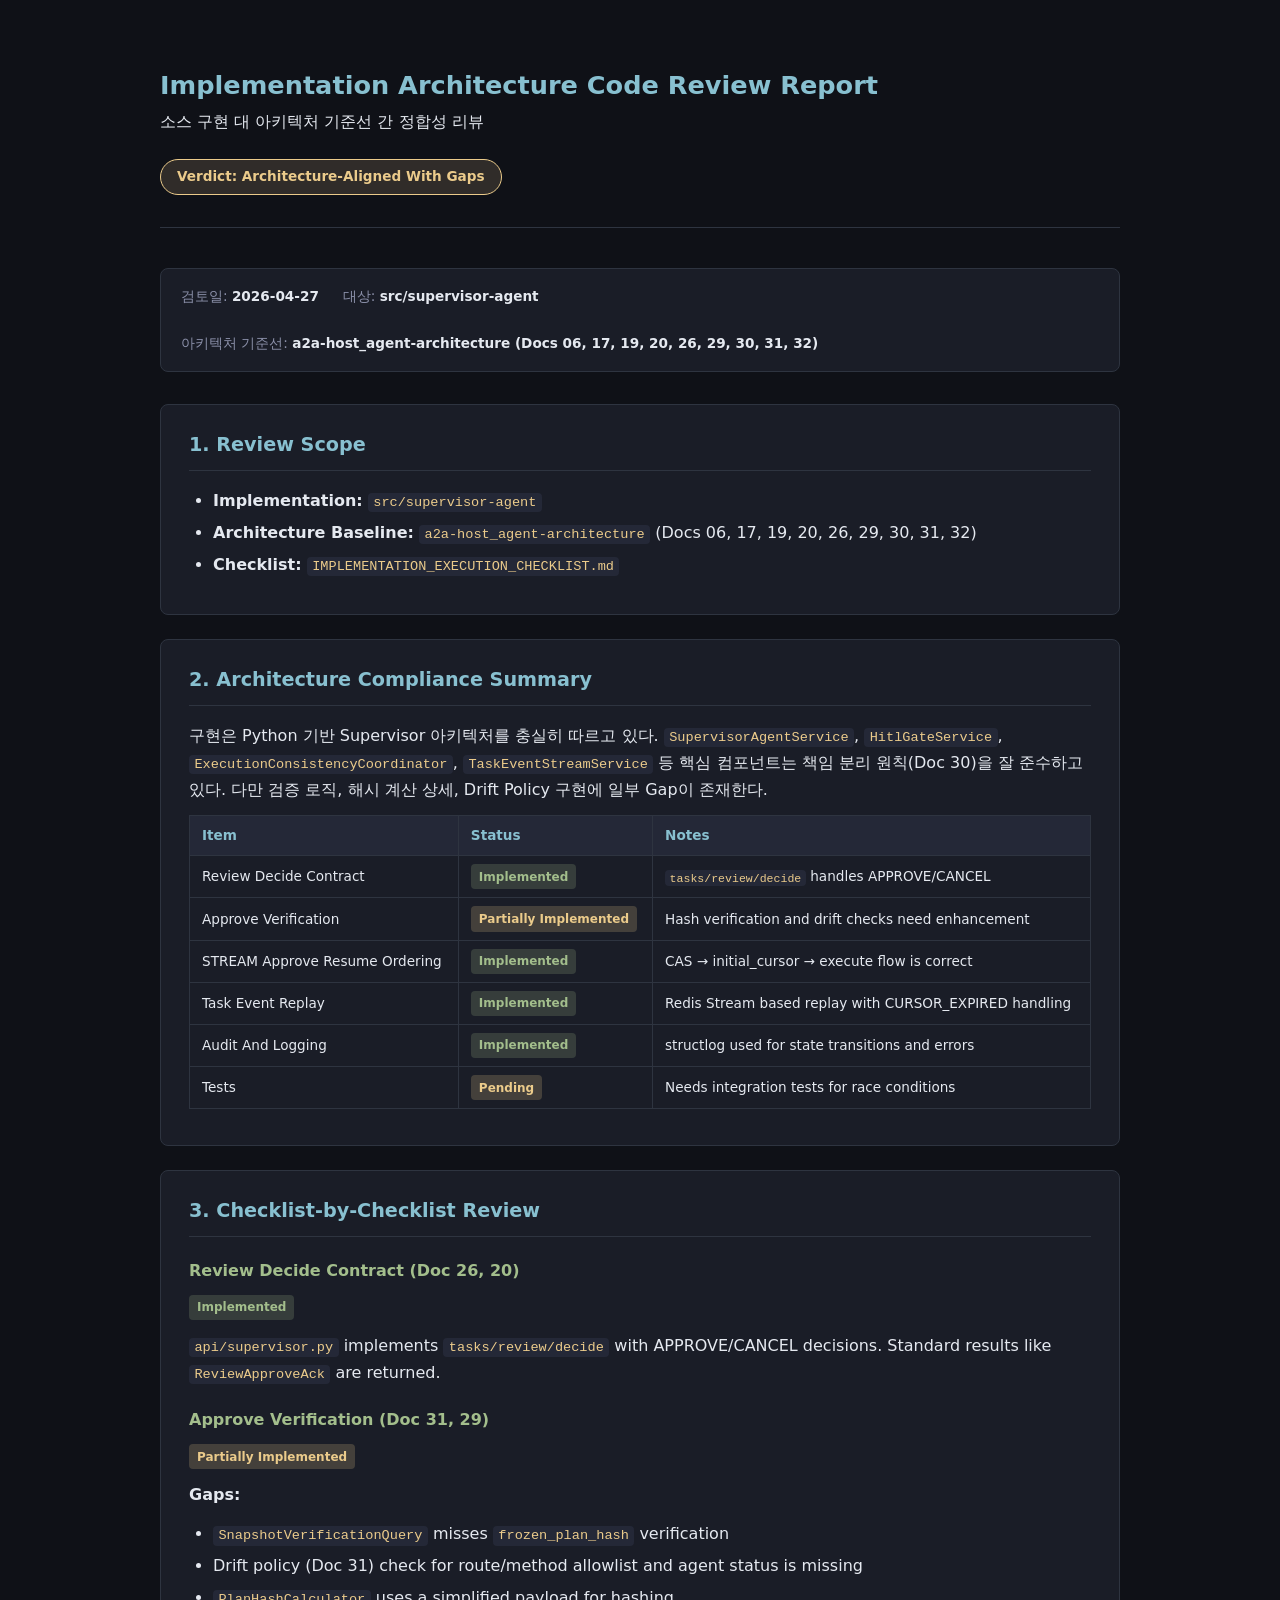
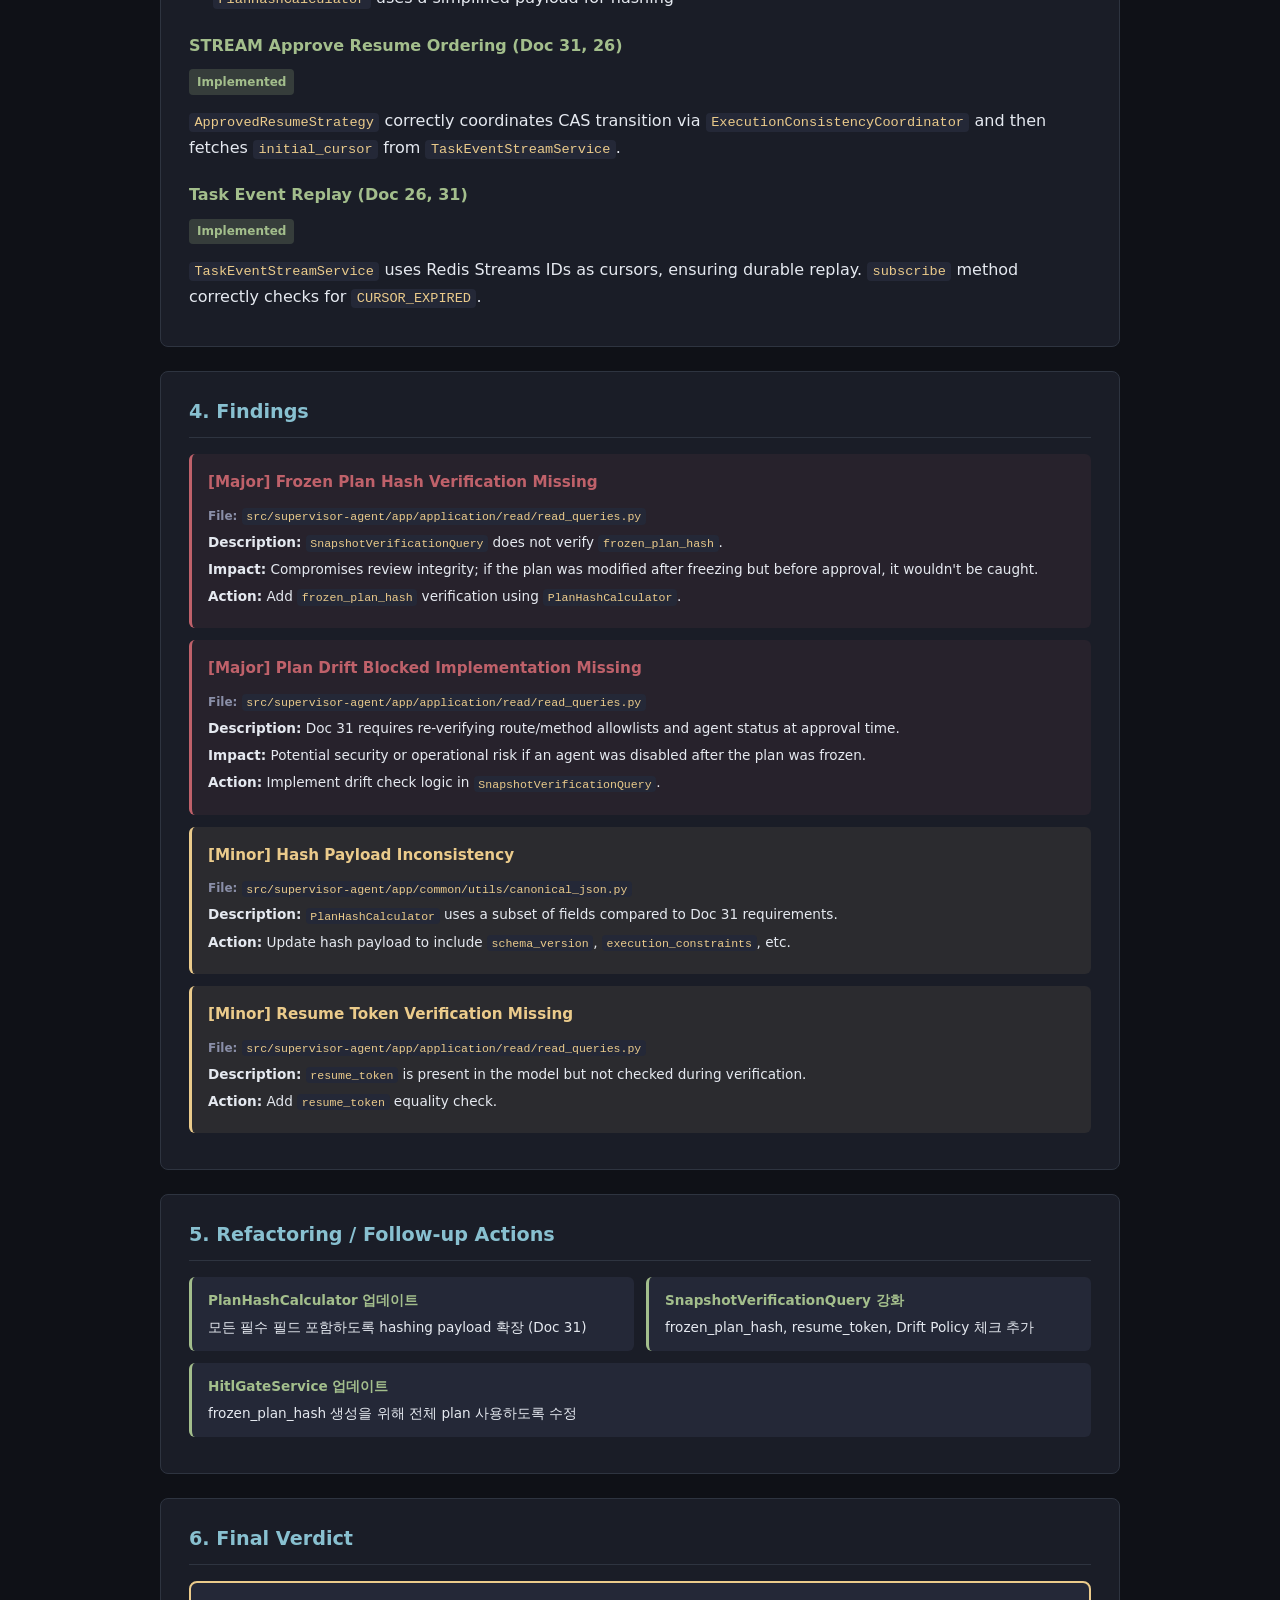
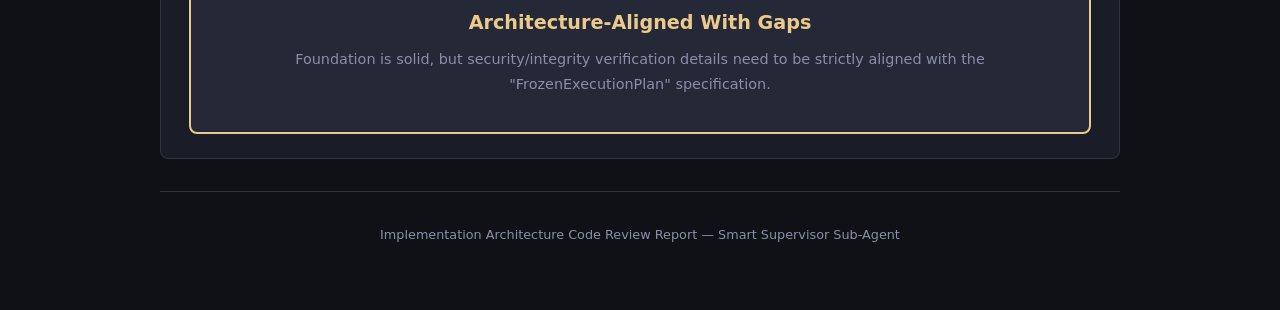
<file: implementation_architecture_code_review_report.html>
<!DOCTYPE html>
<html lang="ko">
<head>
<meta charset="UTF-8">
<meta name="viewport" content="width=device-width, initial-scale=1.0">
<title>Implementation Architecture Code Review Report</title>
<style>
  :root {
    --bg: #0f1117;
    --surface: #1a1d27;
    --surface2: #242837;
    --border: #2e3440;
    --text: #e5e9f0;
    --text-dim: #8a8fa8;
    --accent: #88c0d0;
    --accent2: #a3be8c;
    --accent3: #bf616a;
    --accent4: #ebcb8b;
    --purple: #b48ead;
  }
  * { margin: 0; padding: 0; box-sizing: border-box; }
  body {
    font-family: system-ui, -apple-system, 'Segoe UI', sans-serif;
    background: var(--bg);
    color: var(--text);
    line-height: 1.7;
    padding: 2rem;
  }
  .container { max-width: 960px; margin: 0 auto; }

  header {
    padding: 2rem 0;
    border-bottom: 1px solid var(--border);
    margin-bottom: 2.5rem;
  }
  header h1 {
    font-size: 1.6rem;
    font-weight: 700;
    color: var(--accent);
  }
  header .verdict {
    display: inline-block;
    padding: 0.35rem 1rem;
    border-radius: 20px;
    font-size: 0.85rem;
    font-weight: 700;
    margin-top: 0.75rem;
    background: rgba(235, 203, 139, 0.15);
    color: var(--accent4);
    border: 1px solid var(--accent4);
  }

  .meta {
    display: flex;
    gap: 1.5rem;
    flex-wrap: wrap;
    padding: 1rem 1.25rem;
    background: var(--surface);
    border: 1px solid var(--border);
    border-radius: 8px;
    margin-bottom: 2rem;
    font-size: 0.85rem;
    color: var(--text-dim);
  }
  .meta span strong { color: var(--text); }

  section {
    background: var(--surface);
    border: 1px solid var(--border);
    border-radius: 8px;
    padding: 1.5rem 1.75rem;
    margin-bottom: 1.5rem;
  }
  section h2 {
    font-size: 1.2rem;
    font-weight: 600;
    color: var(--accent);
    margin-bottom: 1rem;
    padding-bottom: 0.5rem;
    border-bottom: 1px solid var(--border);
  }
  section h3 {
    font-size: 1rem;
    font-weight: 600;
    color: var(--accent2);
    margin-top: 1.25rem;
    margin-bottom: 0.5rem;
  }

  p { margin-bottom: 0.75rem; }
  ul, ol { margin: 0.5rem 0 0.75rem 1.5rem; }
  li { margin-bottom: 0.3rem; }

  code {
    font-family: 'JetBrains Mono', 'Fira Code', monospace;
    font-size: 0.85em;
    background: var(--surface2);
    padding: 0.15em 0.4em;
    border-radius: 4px;
    color: var(--accent4);
  }
  pre {
    background: var(--surface2);
    border: 1px solid var(--border);
    border-radius: 6px;
    padding: 1rem;
    overflow-x: auto;
    font-size: 0.82rem;
    line-height: 1.5;
    margin: 0.75rem 0;
  }
  pre code { background: none; padding: 0; color: var(--text); }

  table {
    width: 100%;
    border-collapse: collapse;
    margin: 0.75rem 0;
    font-size: 0.85rem;
  }
  th, td {
    border: 1px solid var(--border);
    padding: 0.5rem 0.75rem;
    text-align: left;
  }
  th { background: var(--surface2); font-weight: 600; color: var(--accent); }
  td { background: var(--surface); }

  .status { display: inline-block; padding: 0.15rem 0.5rem; border-radius: 4px; font-size: 0.75rem; font-weight: 600; }
  .status-ok { background: rgba(163, 190, 140, 0.2); color: var(--accent2); }
  .status-partial { background: rgba(235, 203, 139, 0.2); color: var(--accent4); }
  .status-fail { background: rgba(191, 97, 106, 0.2); color: var(--accent3); }

  .finding {
    padding: 1rem;
    border-radius: 6px;
    margin: 0.75rem 0;
    border-left: 3px solid;
  }
  .finding.major { background: rgba(191, 97, 106, 0.08); border-left-color: var(--accent3); }
  .finding.minor { background: rgba(235, 203, 139, 0.08); border-left-color: var(--accent4); }

  .finding h4 { margin-bottom: 0.5rem; font-size: 0.95rem; }
  .finding.major h4 { color: var(--accent3); }
  .finding.minor h4 { color: var(--accent4); }
  .finding p { font-size: 0.85rem; margin: 0.25rem 0; }
  .finding .label { font-size: 0.75rem; font-weight: 600; color: var(--text-dim); }

  .action-list {
    display: grid;
    grid-template-columns: 1fr 1fr;
    gap: 0.75rem;
    margin: 0.75rem 0;
  }
  .action-item {
    background: var(--surface2);
    border-radius: 6px;
    padding: 0.75rem 1rem;
    font-size: 0.85rem;
    border-left: 3px solid var(--accent2);
  }
  .action-item strong { color: var(--accent2); display: block; margin-bottom: 0.25rem; }

  footer {
    text-align: center;
    padding: 2rem 0;
    color: var(--text-dim);
    font-size: 0.8rem;
    border-top: 1px solid var(--border);
    margin-top: 2rem;
  }

  @media (max-width: 640px) {
    body { padding: 1rem; }
    .action-list { grid-template-columns: 1fr; }
  }
</style>
</head>
<body>
<div class="container">

<header>
  <h1>Implementation Architecture Code Review Report</h1>
  <p>소스 구현 대 아키텍처 기준선 간 정합성 리뷰</p>
  <div class="verdict">Verdict: Architecture-Aligned With Gaps</div>
</header>

<div class="meta">
  <span>검토일: <strong>2026-04-27</strong></span>
  <span>대상: <strong>src/supervisor-agent</strong></span>
  <span>아키텍처 기준선: <strong>a2a-host_agent-architecture (Docs 06, 17, 19, 20, 26, 29, 30, 31, 32)</strong></span>
</div>

<!-- ================================================================ -->
<section>
<h2>1. Review Scope</h2>
<ul>
  <li><strong>Implementation:</strong> <code>src/supervisor-agent</code></li>
  <li><strong>Architecture Baseline:</strong> <code>a2a-host_agent-architecture</code> (Docs 06, 17, 19, 20, 26, 29, 30, 31, 32)</li>
  <li><strong>Checklist:</strong> <code>IMPLEMENTATION_EXECUTION_CHECKLIST.md</code></li>
</ul>
</section>

<!-- ================================================================ -->
<section>
<h2>2. Architecture Compliance Summary</h2>

<p>구현은 Python 기반 Supervisor 아키텍처를 충실히 따르고 있다. <code>SupervisorAgentService</code>, <code>HitlGateService</code>, <code>ExecutionConsistencyCoordinator</code>, <code>TaskEventStreamService</code> 등 핵심 컴포넌트는 책임 분리 원칙(Doc 30)을 잘 준수하고 있다. 다만 검증 로직, 해시 계산 상세, Drift Policy 구현에 일부 Gap이 존재한다.</p>

<table>
  <thead>
    <tr><th>Item</th><th>Status</th><th>Notes</th></tr>
  </thead>
  <tbody>
    <tr><td>Review Decide Contract</td><td><span class="status status-ok">Implemented</span></td><td><code>tasks/review/decide</code> handles APPROVE/CANCEL</td></tr>
    <tr><td>Approve Verification</td><td><span class="status status-partial">Partially Implemented</span></td><td>Hash verification and drift checks need enhancement</td></tr>
    <tr><td>STREAM Approve Resume Ordering</td><td><span class="status status-ok">Implemented</span></td><td>CAS → initial_cursor → execute flow is correct</td></tr>
    <tr><td>Task Event Replay</td><td><span class="status status-ok">Implemented</span></td><td>Redis Stream based replay with CURSOR_EXPIRED handling</td></tr>
    <tr><td>Audit And Logging</td><td><span class="status status-ok">Implemented</span></td><td>structlog used for state transitions and errors</td></tr>
    <tr><td>Tests</td><td><span class="status status-partial">Pending</span></td><td>Needs integration tests for race conditions</td></tr>
  </tbody>
</table>
</section>

<!-- ================================================================ -->
<section>
<h2>3. Checklist-by-Checklist Review</h2>

<h3>Review Decide Contract (Doc 26, 20)</h3>
<p><span class="status status-ok">Implemented</span></p>
<p><code>api/supervisor.py</code> implements <code>tasks/review/decide</code> with APPROVE/CANCEL decisions. Standard results like <code>ReviewApproveAck</code> are returned.</p>

<h3>Approve Verification (Doc 31, 29)</h3>
<p><span class="status status-partial">Partially Implemented</span></p>
<p><strong>Gaps:</strong></p>
<ul>
  <li><code>SnapshotVerificationQuery</code> misses <code>frozen_plan_hash</code> verification</li>
  <li>Drift policy (Doc 31) check for route/method allowlist and agent status is missing</li>
  <li><code>PlanHashCalculator</code> uses a simplified payload for hashing</li>
</ul>

<h3>STREAM Approve Resume Ordering (Doc 31, 26)</h3>
<p><span class="status status-ok">Implemented</span></p>
<p><code>ApprovedResumeStrategy</code> correctly coordinates CAS transition via <code>ExecutionConsistencyCoordinator</code> and then fetches <code>initial_cursor</code> from <code>TaskEventStreamService</code>.</p>

<h3>Task Event Replay (Doc 26, 31)</h3>
<p><span class="status status-ok">Implemented</span></p>
<p><code>TaskEventStreamService</code> uses Redis Streams IDs as cursors, ensuring durable replay. <code>subscribe</code> method correctly checks for <code>CURSOR_EXPIRED</code>.</p>
</section>

<!-- ================================================================ -->
<section>
<h2>4. Findings</h2>

<div class="finding major">
  <h4>[Major] Frozen Plan Hash Verification Missing</h4>
  <p><span class="label">File:</span> <code>src/supervisor-agent/app/application/read/read_queries.py</code></p>
  <p><strong>Description:</strong> <code>SnapshotVerificationQuery</code> does not verify <code>frozen_plan_hash</code>.</p>
  <p><strong>Impact:</strong> Compromises review integrity; if the plan was modified after freezing but before approval, it wouldn't be caught.</p>
  <p><strong>Action:</strong> Add <code>frozen_plan_hash</code> verification using <code>PlanHashCalculator</code>.</p>
</div>

<div class="finding major">
  <h4>[Major] Plan Drift Blocked Implementation Missing</h4>
  <p><span class="label">File:</span> <code>src/supervisor-agent/app/application/read/read_queries.py</code></p>
  <p><strong>Description:</strong> Doc 31 requires re-verifying route/method allowlists and agent status at approval time.</p>
  <p><strong>Impact:</strong> Potential security or operational risk if an agent was disabled after the plan was frozen.</p>
  <p><strong>Action:</strong> Implement drift check logic in <code>SnapshotVerificationQuery</code>.</p>
</div>

<div class="finding minor">
  <h4>[Minor] Hash Payload Inconsistency</h4>
  <p><span class="label">File:</span> <code>src/supervisor-agent/app/common/utils/canonical_json.py</code></p>
  <p><strong>Description:</strong> <code>PlanHashCalculator</code> uses a subset of fields compared to Doc 31 requirements.</p>
  <p><strong>Action:</strong> Update hash payload to include <code>schema_version</code>, <code>execution_constraints</code>, etc.</p>
</div>

<div class="finding minor">
  <h4>[Minor] Resume Token Verification Missing</h4>
  <p><span class="label">File:</span> <code>src/supervisor-agent/app/application/read/read_queries.py</code></p>
  <p><strong>Description:</strong> <code>resume_token</code> is present in the model but not checked during verification.</p>
  <p><strong>Action:</strong> Add <code>resume_token</code> equality check.</p>
</div>
</section>

<!-- ================================================================ -->
<section>
<h2>5. Refactoring / Follow-up Actions</h2>

<div class="action-list">
  <div class="action-item">
    <strong>PlanHashCalculator 업데이트</strong>
    모든 필수 필드 포함하도록 hashing payload 확장 (Doc 31)
  </div>
  <div class="action-item">
    <strong>SnapshotVerificationQuery 강화</strong>
    frozen_plan_hash, resume_token, Drift Policy 체크 추가
  </div>
  <div class="action-item" style="grid-column: 1 / -1;">
    <strong>HitlGateService 업데이트</strong>
    frozen_plan_hash 생성을 위해 전체 plan 사용하도록 수정
  </div>
</div>
</section>

<!-- ================================================================ -->
<section>
<h2>6. Final Verdict</h2>

<div style="text-align:center;padding:1.5rem;background:var(--surface2);border-radius:8px;border:2px solid var(--accent4);">
  <p style="font-size:1.2rem;font-weight:700;color:var(--accent4);margin:0;">Architecture-Aligned With Gaps</p>
  <p style="color:var(--text-dim);margin-top:0.5rem;font-size:0.9rem;">Foundation is solid, but security/integrity verification details need to be strictly aligned with the "FrozenExecutionPlan" specification.</p>
</div>
</section>

<footer>
  Implementation Architecture Code Review Report — Smart Supervisor Sub-Agent
</footer>

</div>
</body>
</html>
</file>
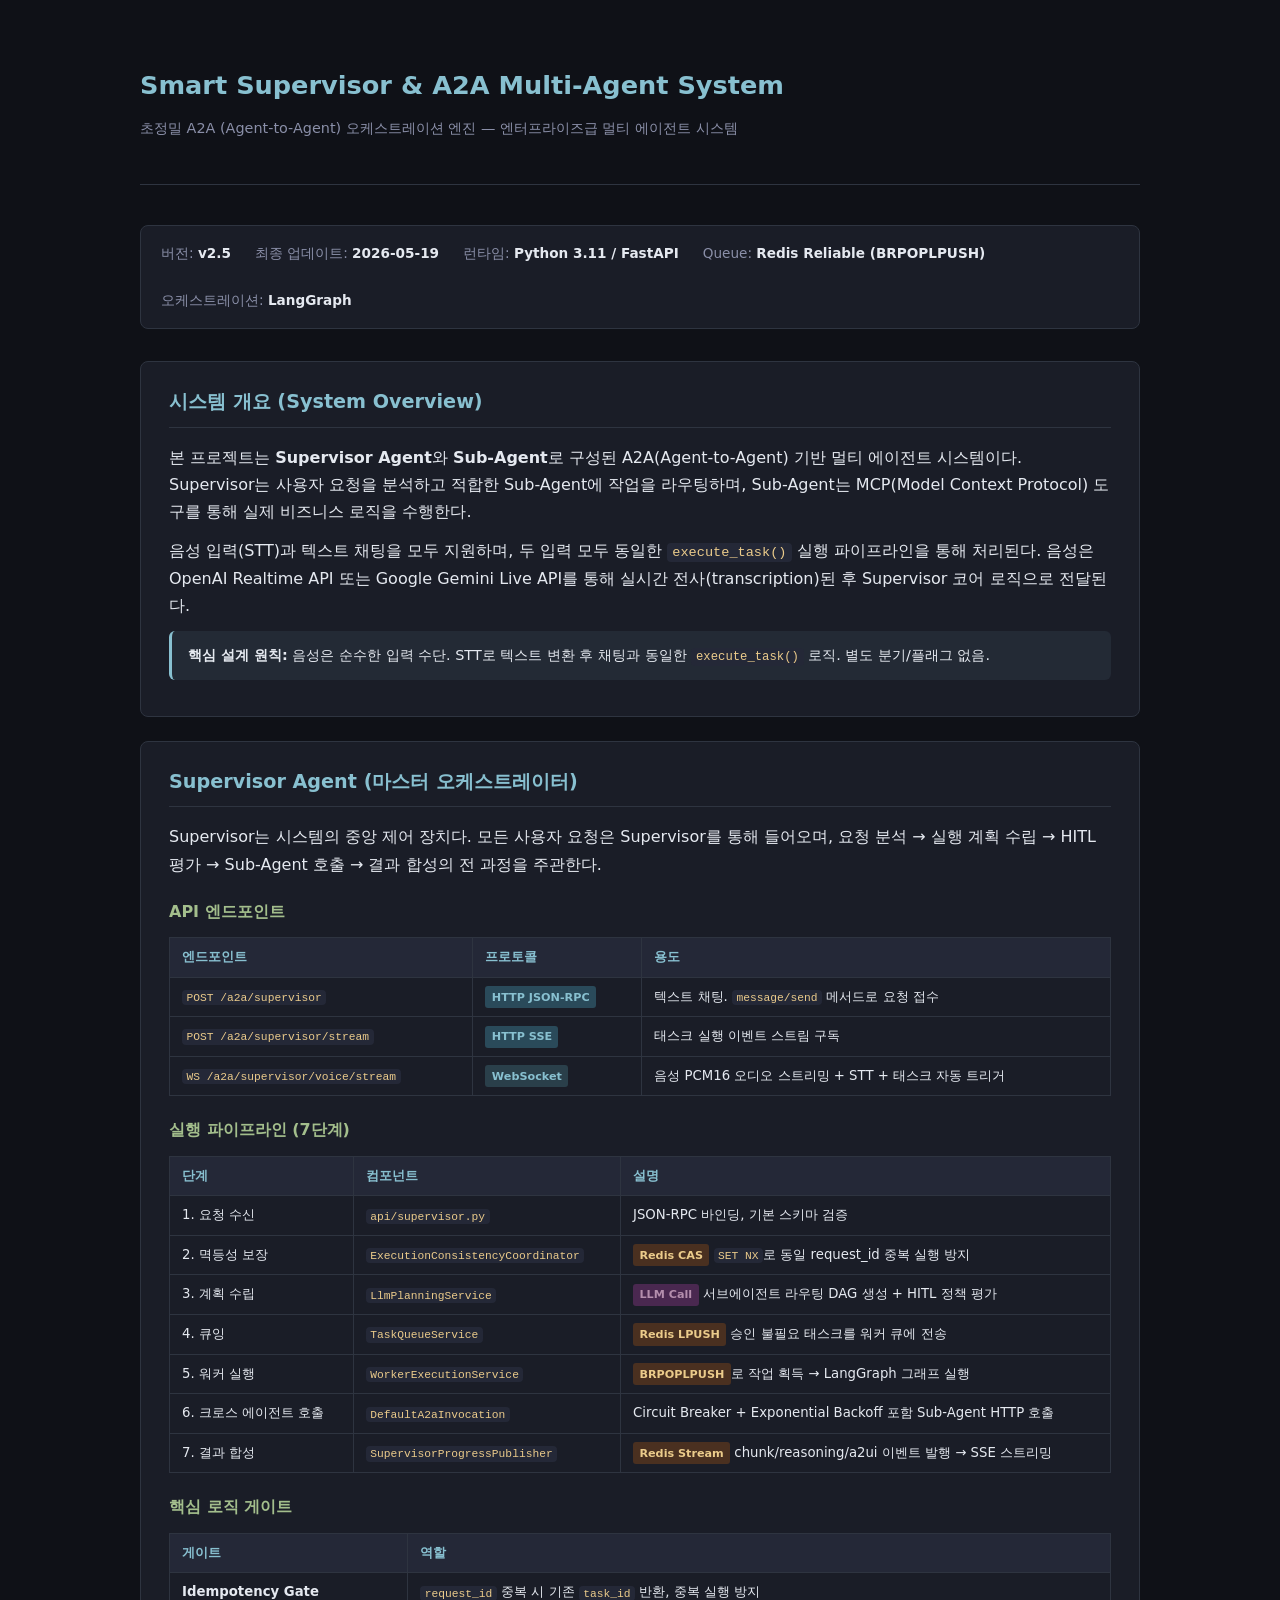
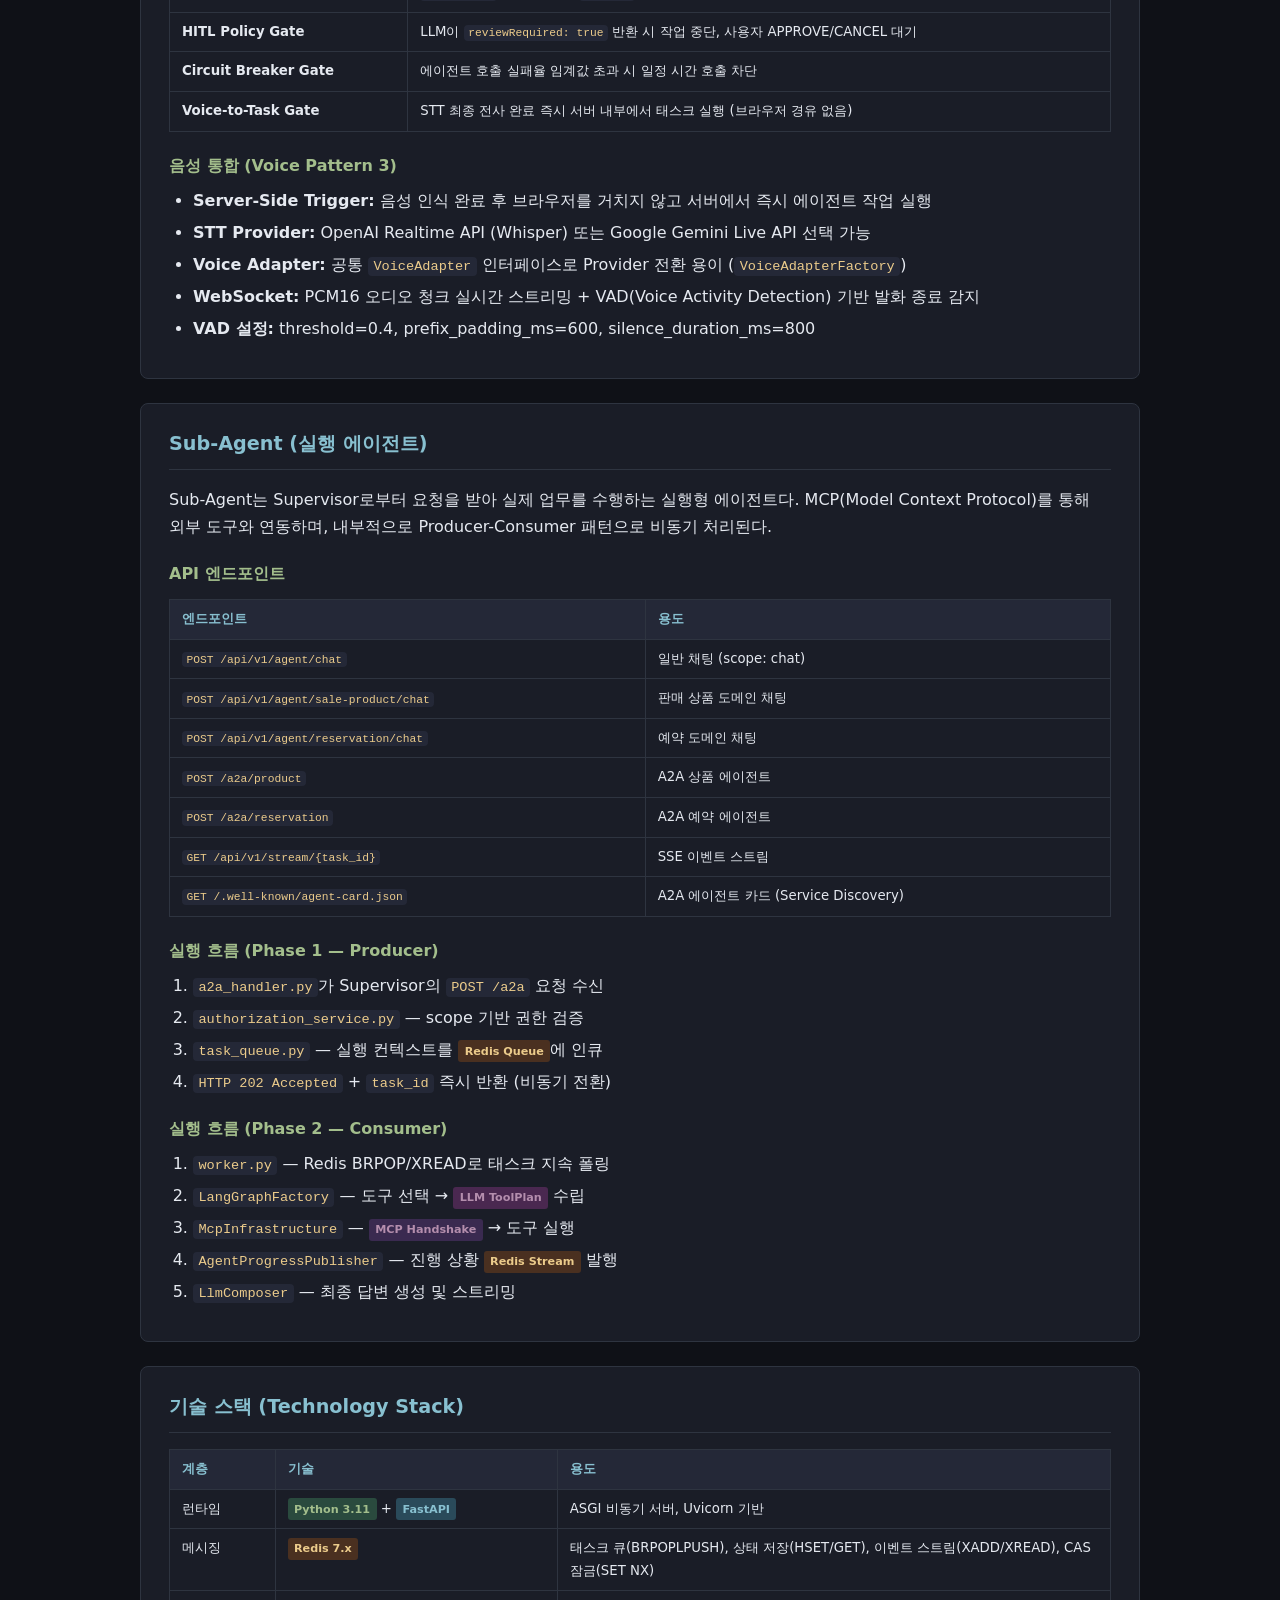
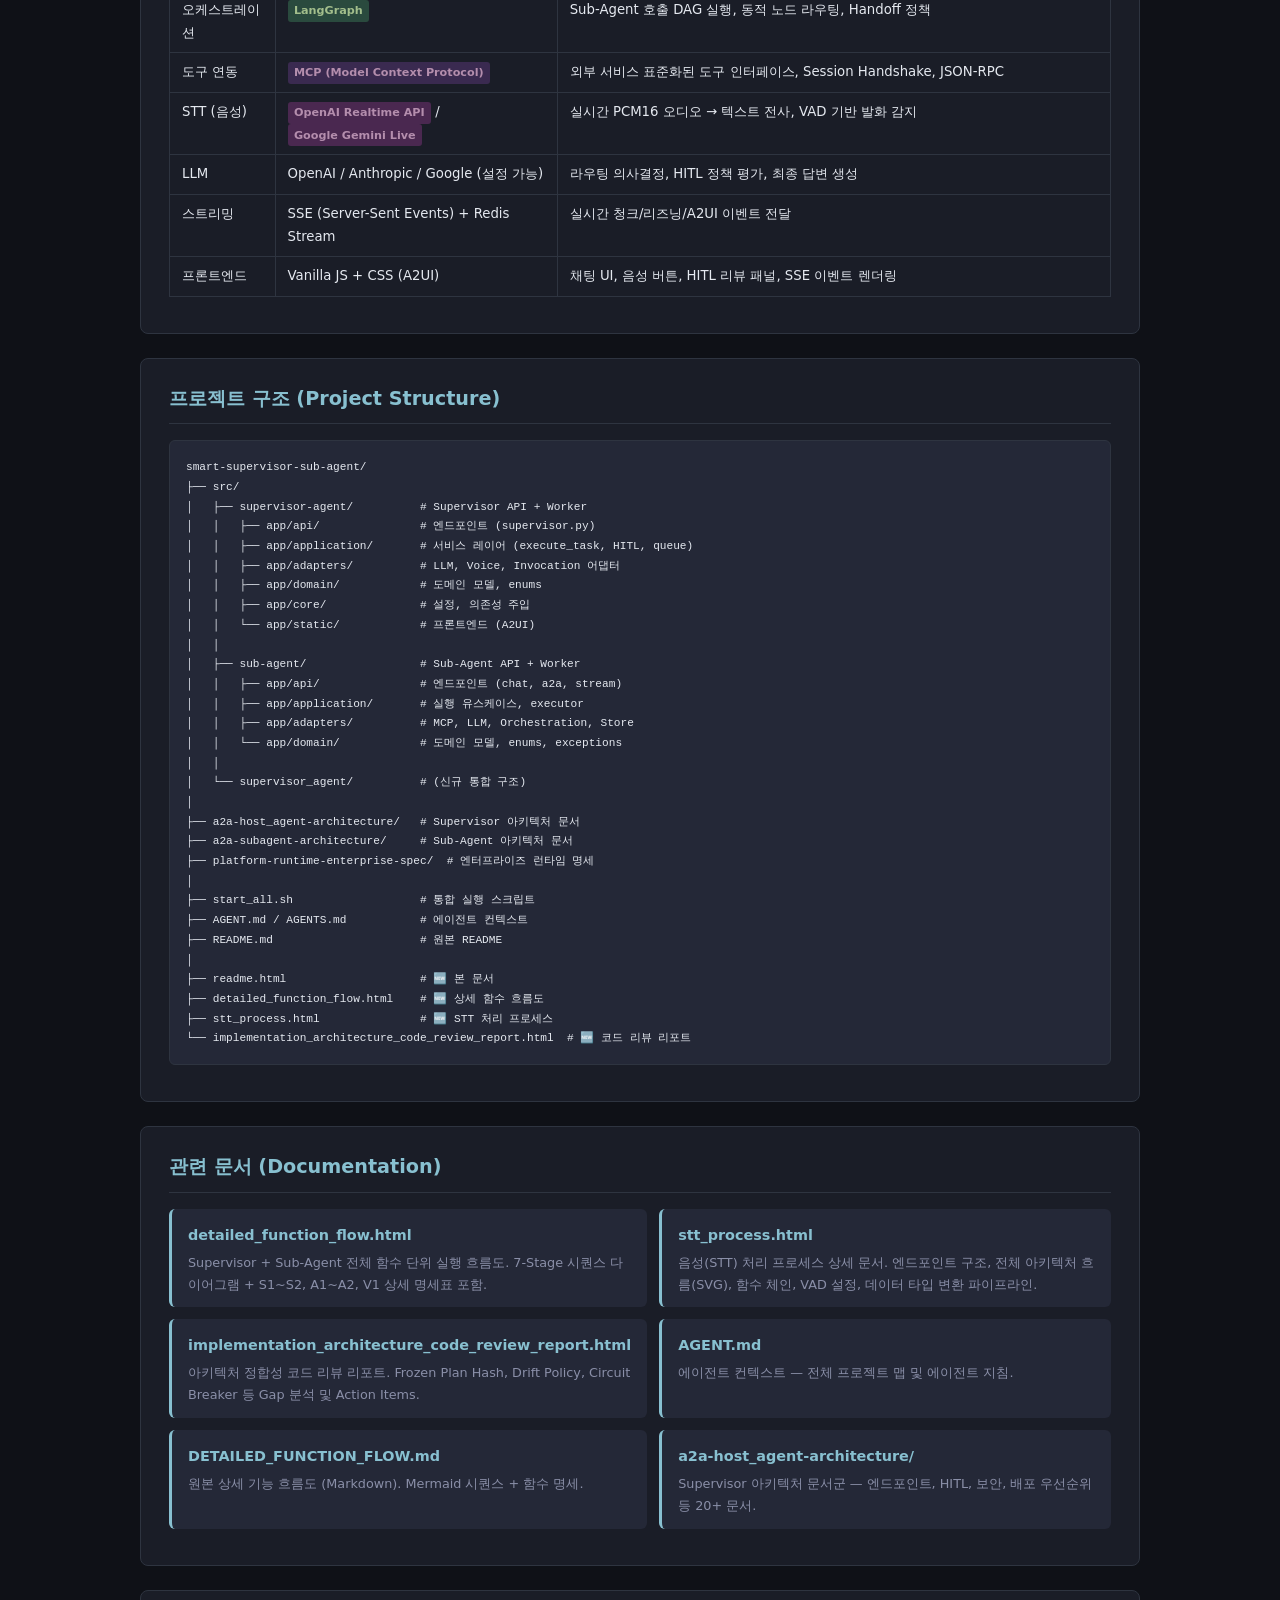
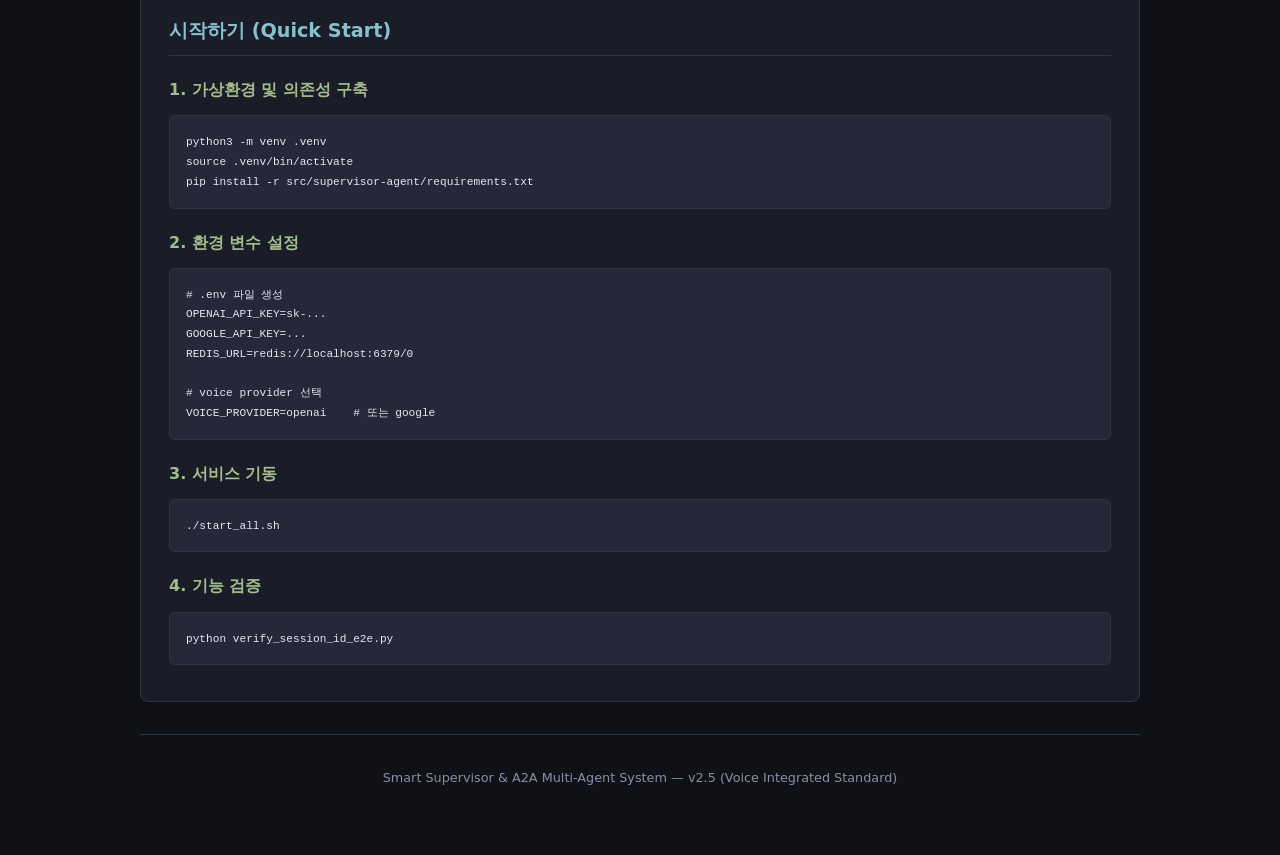
<file: readme.html>
<!DOCTYPE html>
<html lang="ko">
<head>
<meta charset="UTF-8">
<meta name="viewport" content="width=device-width, initial-scale=1.0">
<title>Smart Supervisor &amp; A2A Multi-Agent System</title>
<style>
  :root {
    --bg: #0f1117;
    --surface: #1a1d27;
    --surface2: #242837;
    --border: #2e3440;
    --text: #e5e9f0;
    --text-dim: #8a8fa8;
    --accent: #88c0d0;
    --accent2: #a3be8c;
    --accent3: #bf616a;
    --accent4: #ebcb8b;
    --purple: #b48ead;
  }
  * { margin: 0; padding: 0; box-sizing: border-box; }
  body {
    font-family: system-ui, -apple-system, 'Segoe UI', sans-serif;
    background: var(--bg);
    color: var(--text);
    line-height: 1.7;
    padding: 2rem;
  }
  .container { max-width: 1000px; margin: 0 auto; }

  header {
    padding: 2rem 0;
    border-bottom: 1px solid var(--border);
    margin-bottom: 2.5rem;
  }
  header h1 { font-size: 1.6rem; font-weight: 700; color: var(--accent); }
  header p { color: var(--text-dim); margin-top: 0.5rem; font-size: 0.9rem; }

  .meta {
    display: flex; gap: 1.5rem; flex-wrap: wrap;
    padding: 1rem 1.25rem; background: var(--surface);
    border: 1px solid var(--border); border-radius: 8px;
    margin-bottom: 2rem; font-size: 0.85rem; color: var(--text-dim);
  }
  .meta span strong { color: var(--text); }

  section {
    background: var(--surface);
    border: 1px solid var(--border); border-radius: 8px;
    padding: 1.5rem 1.75rem; margin-bottom: 1.5rem;
  }
  section h2 {
    font-size: 1.2rem; font-weight: 600; color: var(--accent);
    margin-bottom: 1rem; padding-bottom: 0.5rem;
    border-bottom: 1px solid var(--border);
  }
  section h3 {
    font-size: 1rem; font-weight: 600; color: var(--accent2);
    margin-top: 1.25rem; margin-bottom: 0.5rem;
  }
  section h4 {
    font-size: 0.9rem; font-weight: 600; color: var(--accent4);
    margin-top: 1rem; margin-bottom: 0.25rem;
  }

  p { margin-bottom: 0.75rem; }
  ul, ol { margin: 0.5rem 0 0.75rem 1.5rem; }
  li { margin-bottom: 0.3rem; }

  code {
    font-family: 'JetBrains Mono', 'Fira Code', monospace;
    font-size: 0.85em; background: var(--surface2);
    padding: 0.15em 0.4em; border-radius: 4px; color: var(--accent4);
  }
  pre {
    background: var(--surface2); border: 1px solid var(--border);
    border-radius: 6px; padding: 1rem; overflow-x: auto;
    font-size: 0.82rem; line-height: 1.5; margin: 0.75rem 0;
  }
  pre code { background: none; padding: 0; color: var(--text); }

  table {
    width: 100%; border-collapse: collapse;
    margin: 0.75rem 0; font-size: 0.83rem;
  }
  th, td {
    border: 1px solid var(--border);
    padding: 0.5rem 0.75rem; text-align: left; vertical-align: top;
  }
  th { background: var(--surface2); font-weight: 600; color: var(--accent); white-space: nowrap; }
  td { background: var(--surface); }

  .feature-grid {
    display: grid; grid-template-columns: 1fr 1fr 1fr; gap: 1rem; margin: 0.75rem 0;
  }
  .feature-card {
    background: var(--surface2); border-radius: 6px; padding: 1rem;
  }
  .feature-card h4 { color: var(--accent); margin-bottom: 0.5rem; font-size: 0.95rem; }
  .feature-card p { font-size: 0.83rem; color: var(--text-dim); margin: 0; }

  .note {
    padding: 0.75rem 1rem; border-radius: 6px;
    border-left: 3px solid var(--accent);
    background: rgba(136, 192, 208, 0.08);
    margin: 0.75rem 0; font-size: 0.9rem;
  }
  .note.ok { border-left-color: var(--accent2); background: rgba(163, 190, 140, 0.08); }
  .note.warn { border-left-color: var(--accent3); background: rgba(191, 97, 106, 0.08); }

  .doc-links {
    display: grid; grid-template-columns: 1fr 1fr; gap: 0.75rem; margin: 0.75rem 0;
  }
  .doc-link {
    background: var(--surface2); border-radius: 6px; padding: 0.75rem 1rem;
    border-left: 3px solid var(--accent);
  }
  .doc-link a { color: var(--accent); text-decoration: none; font-weight: 600; font-size: 0.9rem; }
  .doc-link a:hover { text-decoration: underline; }
  .doc-link p { font-size: 0.8rem; color: var(--text-dim); margin: 0.25rem 0 0; }

  .tag {
    display: inline-block; padding: 0.1rem 0.4rem; border-radius: 3px;
    font-size: 0.7rem; font-weight: 600;
  }
  .tag-py { background: #2a4a3e; color: #a3be8c; }
  .tag-fastapi { background: #2a4a5a; color: #88c0d0; }
  .tag-redis { background: #4a3020; color: #ebcb8b; }
  .tag-mcp { background: #3a2a50; color: #b48ead; }
  .tag-llm { background: #4a2850; color: #b48ead; }
  .tag-ws { background: #2a3f4a; color: #88c0d0; }

  footer {
    text-align: center; padding: 2rem 0; color: var(--text-dim);
    font-size: 0.8rem; border-top: 1px solid var(--border); margin-top: 2rem;
  }

  @media (max-width: 640px) {
    body { padding: 1rem; }
    .feature-grid, .doc-links { grid-template-columns: 1fr; }
  }
</style>
</head>
<body>
<div class="container">

<header>
  <h1>Smart Supervisor &amp; A2A Multi-Agent System</h1>
  <p>초정밀 A2A (Agent-to-Agent) 오케스트레이션 엔진 — 엔터프라이즈급 멀티 에이전트 시스템</p>
</header>

<div class="meta">
  <span>버전: <strong>v2.5</strong></span>
  <span>최종 업데이트: <strong>2026-05-19</strong></span>
  <span>런타임: <strong>Python 3.11 / FastAPI</strong></span>
  <span>Queue: <strong>Redis Reliable (BRPOPLPUSH)</strong></span>
  <span>오케스트레이션: <strong>LangGraph</strong></span>
</div>

<!-- ================================================================ -->
<section>
<h2>시스템 개요 (System Overview)</h2>

<p>본 프로젝트는 <strong>Supervisor Agent</strong>와 <strong>Sub-Agent</strong>로 구성된 A2A(Agent-to-Agent) 기반 멀티 에이전트 시스템이다. Supervisor는 사용자 요청을 분석하고 적합한 Sub-Agent에 작업을 라우팅하며, Sub-Agent는 MCP(Model Context Protocol) 도구를 통해 실제 비즈니스 로직을 수행한다.</p>

<p>음성 입력(STT)과 텍스트 채팅을 모두 지원하며, 두 입력 모두 동일한 <code>execute_task()</code> 실행 파이프라인을 통해 처리된다. 음성은 OpenAI Realtime API 또는 Google Gemini Live API를 통해 실시간 전사(transcription)된 후 Supervisor 코어 로직으로 전달된다.</p>

<div class="note">
  <strong>핵심 설계 원칙:</strong> 음성은 순수한 입력 수단. STT로 텍스트 변환 후 채팅과 동일한 <code>execute_task()</code> 로직. 별도 분기/플래그 없음.
</div>
</section>

<!-- ================================================================ -->
<section>
<h2>Supervisor Agent (마스터 오케스트레이터)</h2>

<p>Supervisor는 시스템의 중앙 제어 장치다. 모든 사용자 요청은 Supervisor를 통해 들어오며, 요청 분석 → 실행 계획 수립 → HITL 평가 → Sub-Agent 호출 → 결과 합성의 전 과정을 주관한다.</p>

<h3>API 엔드포인트</h3>
<table>
  <thead>
    <tr><th>엔드포인트</th><th>프로토콜</th><th>용도</th></tr>
  </thead>
  <tbody>
    <tr><td><code>POST /a2a/supervisor</code></td><td><span class="tag tag-fastapi">HTTP JSON-RPC</span></td><td>텍스트 채팅. <code>message/send</code> 메서드로 요청 접수</td></tr>
    <tr><td><code>POST /a2a/supervisor/stream</code></td><td><span class="tag tag-fastapi">HTTP SSE</span></td><td>태스크 실행 이벤트 스트림 구독</td></tr>
    <tr><td><code>WS /a2a/supervisor/voice/stream</code></td><td><span class="tag tag-ws">WebSocket</span></td><td>음성 PCM16 오디오 스트리밍 + STT + 태스크 자동 트리거</td></tr>
  </tbody>
</table>

<h3>실행 파이프라인 (7단계)</h3>
<table>
  <thead>
    <tr><th>단계</th><th>컴포넌트</th><th>설명</th></tr>
  </thead>
  <tbody>
    <tr><td>1. 요청 수신</td><td><code>api/supervisor.py</code></td><td>JSON-RPC 바인딩, 기본 스키마 검증</td></tr>
    <tr><td>2. 멱등성 보장</td><td><code>ExecutionConsistencyCoordinator</code></td><td><span class="tag tag-redis">Redis CAS</span> <code>SET NX</code>로 동일 request_id 중복 실행 방지</td></tr>
    <tr><td>3. 계획 수립</td><td><code>LlmPlanningService</code></td><td><span class="tag tag-llm">LLM Call</span> 서브에이전트 라우팅 DAG 생성 + HITL 정책 평가</td></tr>
    <tr><td>4. 큐잉</td><td><code>TaskQueueService</code></td><td><span class="tag tag-redis">Redis LPUSH</span> 승인 불필요 태스크를 워커 큐에 전송</td></tr>
    <tr><td>5. 워커 실행</td><td><code>WorkerExecutionService</code></td><td><span class="tag tag-redis">BRPOPLPUSH</span>로 작업 획득 → LangGraph 그래프 실행</td></tr>
    <tr><td>6. 크로스 에이전트 호출</td><td><code>DefaultA2aInvocation</code></td><td>Circuit Breaker + Exponential Backoff 포함 Sub-Agent HTTP 호출</td></tr>
    <tr><td>7. 결과 합성</td><td><code>SupervisorProgressPublisher</code></td><td><span class="tag tag-redis">Redis Stream</span> chunk/reasoning/a2ui 이벤트 발행 → SSE 스트리밍</td></tr>
  </tbody>
</table>

<h3>핵심 로직 게이트</h3>
<table>
  <thead>
    <tr><th>게이트</th><th>역할</th></tr>
  </thead>
  <tbody>
    <tr><td><strong>Idempotency Gate</strong></td><td><code>request_id</code> 중복 시 기존 <code>task_id</code> 반환, 중복 실행 방지</td></tr>
    <tr><td><strong>HITL Policy Gate</strong></td><td>LLM이 <code>reviewRequired: true</code> 반환 시 작업 중단, 사용자 APPROVE/CANCEL 대기</td></tr>
    <tr><td><strong>Circuit Breaker Gate</strong></td><td>에이전트 호출 실패율 임계값 초과 시 일정 시간 호출 차단</td></tr>
    <tr><td><strong>Voice-to-Task Gate</strong></td><td>STT 최종 전사 완료 즉시 서버 내부에서 태스크 실행 (브라우저 경유 없음)</td></tr>
  </tbody>
</table>

<h3>음성 통합 (Voice Pattern 3)</h3>
<ul>
  <li><strong>Server-Side Trigger:</strong> 음성 인식 완료 후 브라우저를 거치지 않고 서버에서 즉시 에이전트 작업 실행</li>
  <li><strong>STT Provider:</strong> OpenAI Realtime API (Whisper) 또는 Google Gemini Live API 선택 가능</li>
  <li><strong>Voice Adapter:</strong> 공통 <code>VoiceAdapter</code> 인터페이스로 Provider 전환 용이 (<code>VoiceAdapterFactory</code>)</li>
  <li><strong>WebSocket:</strong> PCM16 오디오 청크 실시간 스트리밍 + VAD(Voice Activity Detection) 기반 발화 종료 감지</li>
  <li><strong>VAD 설정:</strong> threshold=0.4, prefix_padding_ms=600, silence_duration_ms=800</li>
</ul>
</section>

<!-- ================================================================ -->
<section>
<h2>Sub-Agent (실행 에이전트)</h2>

<p>Sub-Agent는 Supervisor로부터 요청을 받아 실제 업무를 수행하는 실행형 에이전트다. MCP(Model Context Protocol)를 통해 외부 도구와 연동하며, 내부적으로 Producer-Consumer 패턴으로 비동기 처리된다.</p>

<h3>API 엔드포인트</h3>
<table>
  <thead>
    <tr><th>엔드포인트</th><th>용도</th></tr>
  </thead>
  <tbody>
    <tr><td><code>POST /api/v1/agent/chat</code></td><td>일반 채팅 (scope: chat)</td></tr>
    <tr><td><code>POST /api/v1/agent/sale-product/chat</code></td><td>판매 상품 도메인 채팅</td></tr>
    <tr><td><code>POST /api/v1/agent/reservation/chat</code></td><td>예약 도메인 채팅</td></tr>
    <tr><td><code>POST /a2a/product</code></td><td>A2A 상품 에이전트</td></tr>
    <tr><td><code>POST /a2a/reservation</code></td><td>A2A 예약 에이전트</td></tr>
    <tr><td><code>GET /api/v1/stream/{task_id}</code></td><td>SSE 이벤트 스트림</td></tr>
    <tr><td><code>GET /.well-known/agent-card.json</code></td><td>A2A 에이전트 카드 (Service Discovery)</td></tr>
  </tbody>
</table>

<h3>실행 흐름 (Phase 1 — Producer)</h3>
<ol>
  <li><code>a2a_handler.py</code>가 Supervisor의 <code>POST /a2a</code> 요청 수신</li>
  <li><code>authorization_service.py</code> — scope 기반 권한 검증</li>
  <li><code>task_queue.py</code> — 실행 컨텍스트를 <span class="tag tag-redis">Redis Queue</span>에 인큐</li>
  <li><code>HTTP 202 Accepted</code> + <code>task_id</code> 즉시 반환 (비동기 전환)</li>
</ol>

<h3>실행 흐름 (Phase 2 — Consumer)</h3>
<ol>
  <li><code>worker.py</code> — Redis BRPOP/XREAD로 태스크 지속 폴링</li>
  <li><code>LangGraphFactory</code> — 도구 선택 → <span class="tag tag-llm">LLM ToolPlan</span> 수립</li>
  <li><code>McpInfrastructure</code> — <span class="tag tag-mcp">MCP Handshake</span> → 도구 실행</li>
  <li><code>AgentProgressPublisher</code> — 진행 상황 <span class="tag tag-redis">Redis Stream</span> 발행</li>
  <li><code>LlmComposer</code> — 최종 답변 생성 및 스트리밍</li>
</ol>
</section>

<!-- ================================================================ -->
<section>
<h2>기술 스택 (Technology Stack)</h2>

<table>
  <thead>
    <tr><th>계층</th><th>기술</th><th>용도</th></tr>
  </thead>
  <tbody>
    <tr><td>런타임</td><td><span class="tag tag-py">Python 3.11</span> + <span class="tag tag-fastapi">FastAPI</span></td><td>ASGI 비동기 서버, Uvicorn 기반</td></tr>
    <tr><td>메시징</td><td><span class="tag tag-redis">Redis 7.x</span></td><td>태스크 큐(BRPOPLPUSH), 상태 저장(HSET/GET), 이벤트 스트림(XADD/XREAD), CAS 잠금(SET NX)</td></tr>
    <tr><td>오케스트레이션</td><td><span class="tag tag-py">LangGraph</span></td><td>Sub-Agent 호출 DAG 실행, 동적 노드 라우팅, Handoff 정책</td></tr>
    <tr><td>도구 연동</td><td><span class="tag tag-mcp">MCP (Model Context Protocol)</span></td><td>외부 서비스 표준화된 도구 인터페이스, Session Handshake, JSON-RPC</td></tr>
    <tr><td>STT (음성)</td><td><span class="tag tag-llm">OpenAI Realtime API</span> / <span class="tag tag-llm">Google Gemini Live</span></td><td>실시간 PCM16 오디오 → 텍스트 전사, VAD 기반 발화 감지</td></tr>
    <tr><td>LLM</td><td>OpenAI / Anthropic / Google (설정 가능)</td><td>라우팅 의사결정, HITL 정책 평가, 최종 답변 생성</td></tr>
    <tr><td>스트리밍</td><td>SSE (Server-Sent Events) + Redis Stream</td><td>실시간 청크/리즈닝/A2UI 이벤트 전달</td></tr>
    <tr><td>프론트엔드</td><td>Vanilla JS + CSS (A2UI)</td><td>채팅 UI, 음성 버튼, HITL 리뷰 패널, SSE 이벤트 렌더링</td></tr>
  </tbody>
</table>
</section>

<!-- ================================================================ -->
<section>
<h2>프로젝트 구조 (Project Structure)</h2>

<pre><code>smart-supervisor-sub-agent/
├── src/
│   ├── supervisor-agent/          # Supervisor API + Worker
│   │   ├── app/api/               # 엔드포인트 (supervisor.py)
│   │   ├── app/application/       # 서비스 레이어 (execute_task, HITL, queue)
│   │   ├── app/adapters/          # LLM, Voice, Invocation 어댑터
│   │   ├── app/domain/            # 도메인 모델, enums
│   │   ├── app/core/              # 설정, 의존성 주입
│   │   └── app/static/            # 프론트엔드 (A2UI)
│   │
│   ├── sub-agent/                 # Sub-Agent API + Worker
│   │   ├── app/api/               # 엔드포인트 (chat, a2a, stream)
│   │   ├── app/application/       # 실행 유스케이스, executor
│   │   ├── app/adapters/          # MCP, LLM, Orchestration, Store
│   │   └── app/domain/            # 도메인 모델, enums, exceptions
│   │
│   └── supervisor_agent/          # (신규 통합 구조)
│
├── a2a-host_agent-architecture/   # Supervisor 아키텍처 문서
├── a2a-subagent-architecture/     # Sub-Agent 아키텍처 문서
├── platform-runtime-enterprise-spec/  # 엔터프라이즈 런타임 명세
│
├── start_all.sh                   # 통합 실행 스크립트
├── AGENT.md / AGENTS.md           # 에이전트 컨텍스트
├── README.md                      # 원본 README
│
├── readme.html                    # 🆕 본 문서
├── detailed_function_flow.html    # 🆕 상세 함수 흐름도
├── stt_process.html               # 🆕 STT 처리 프로세스
└── implementation_architecture_code_review_report.html  # 🆕 코드 리뷰 리포트</code></pre>
</section>

<!-- ================================================================ -->
<section>
<h2>관련 문서 (Documentation)</h2>

<div class="doc-links">
  <div class="doc-link">
    <a href="detailed_function_flow.html">detailed_function_flow.html</a>
    <p>Supervisor + Sub-Agent 전체 함수 단위 실행 흐름도. 7-Stage 시퀀스 다이어그램 + S1~S2, A1~A2, V1 상세 명세표 포함.</p>
  </div>
  <div class="doc-link">
    <a href="stt_process.html">stt_process.html</a>
    <p>음성(STT) 처리 프로세스 상세 문서. 엔드포인트 구조, 전체 아키텍처 흐름(SVG), 함수 체인, VAD 설정, 데이터 타입 변환 파이프라인.</p>
  </div>
  <div class="doc-link">
    <a href="implementation_architecture_code_review_report.html">implementation_architecture_code_review_report.html</a>
    <p>아키텍처 정합성 코드 리뷰 리포트. Frozen Plan Hash, Drift Policy, Circuit Breaker 등 Gap 분석 및 Action Items.</p>
  </div>
  <div class="doc-link">
    <a href="AGENT.md">AGENT.md</a>
    <p>에이전트 컨텍스트 — 전체 프로젝트 맵 및 에이전트 지침.</p>
  </div>
  <div class="doc-link">
    <a href="DETAILED_FUNCTION_FLOW.md">DETAILED_FUNCTION_FLOW.md</a>
    <p>원본 상세 기능 흐름도 (Markdown). Mermaid 시퀀스 + 함수 명세.</p>
  </div>
  <div class="doc-link">
    <a href="a2a-host_agent-architecture/index.html">a2a-host_agent-architecture/</a>
    <p>Supervisor 아키텍처 문서군 — 엔드포인트, HITL, 보안, 배포 우선순위 등 20+ 문서.</p>
  </div>
</div>
</section>

<!-- ================================================================ -->
<section>
<h2>시작하기 (Quick Start)</h2>

<h3>1. 가상환경 및 의존성 구축</h3>
<pre><code>python3 -m venv .venv
source .venv/bin/activate
pip install -r src/supervisor-agent/requirements.txt</code></pre>

<h3>2. 환경 변수 설정</h3>
<pre><code># .env 파일 생성
OPENAI_API_KEY=sk-...
GOOGLE_API_KEY=...
REDIS_URL=redis://localhost:6379/0

# voice provider 선택
VOICE_PROVIDER=openai    # 또는 google</code></pre>

<h3>3. 서비스 기동</h3>
<pre><code>./start_all.sh</code></pre>

<h3>4. 기능 검증</h3>
<pre><code>python verify_session_id_e2e.py</code></pre>
</section>

<footer>
  Smart Supervisor &amp; A2A Multi-Agent System — v2.5 (Voice Integrated Standard)
</footer>

</div>
</body>
</html>
</file>
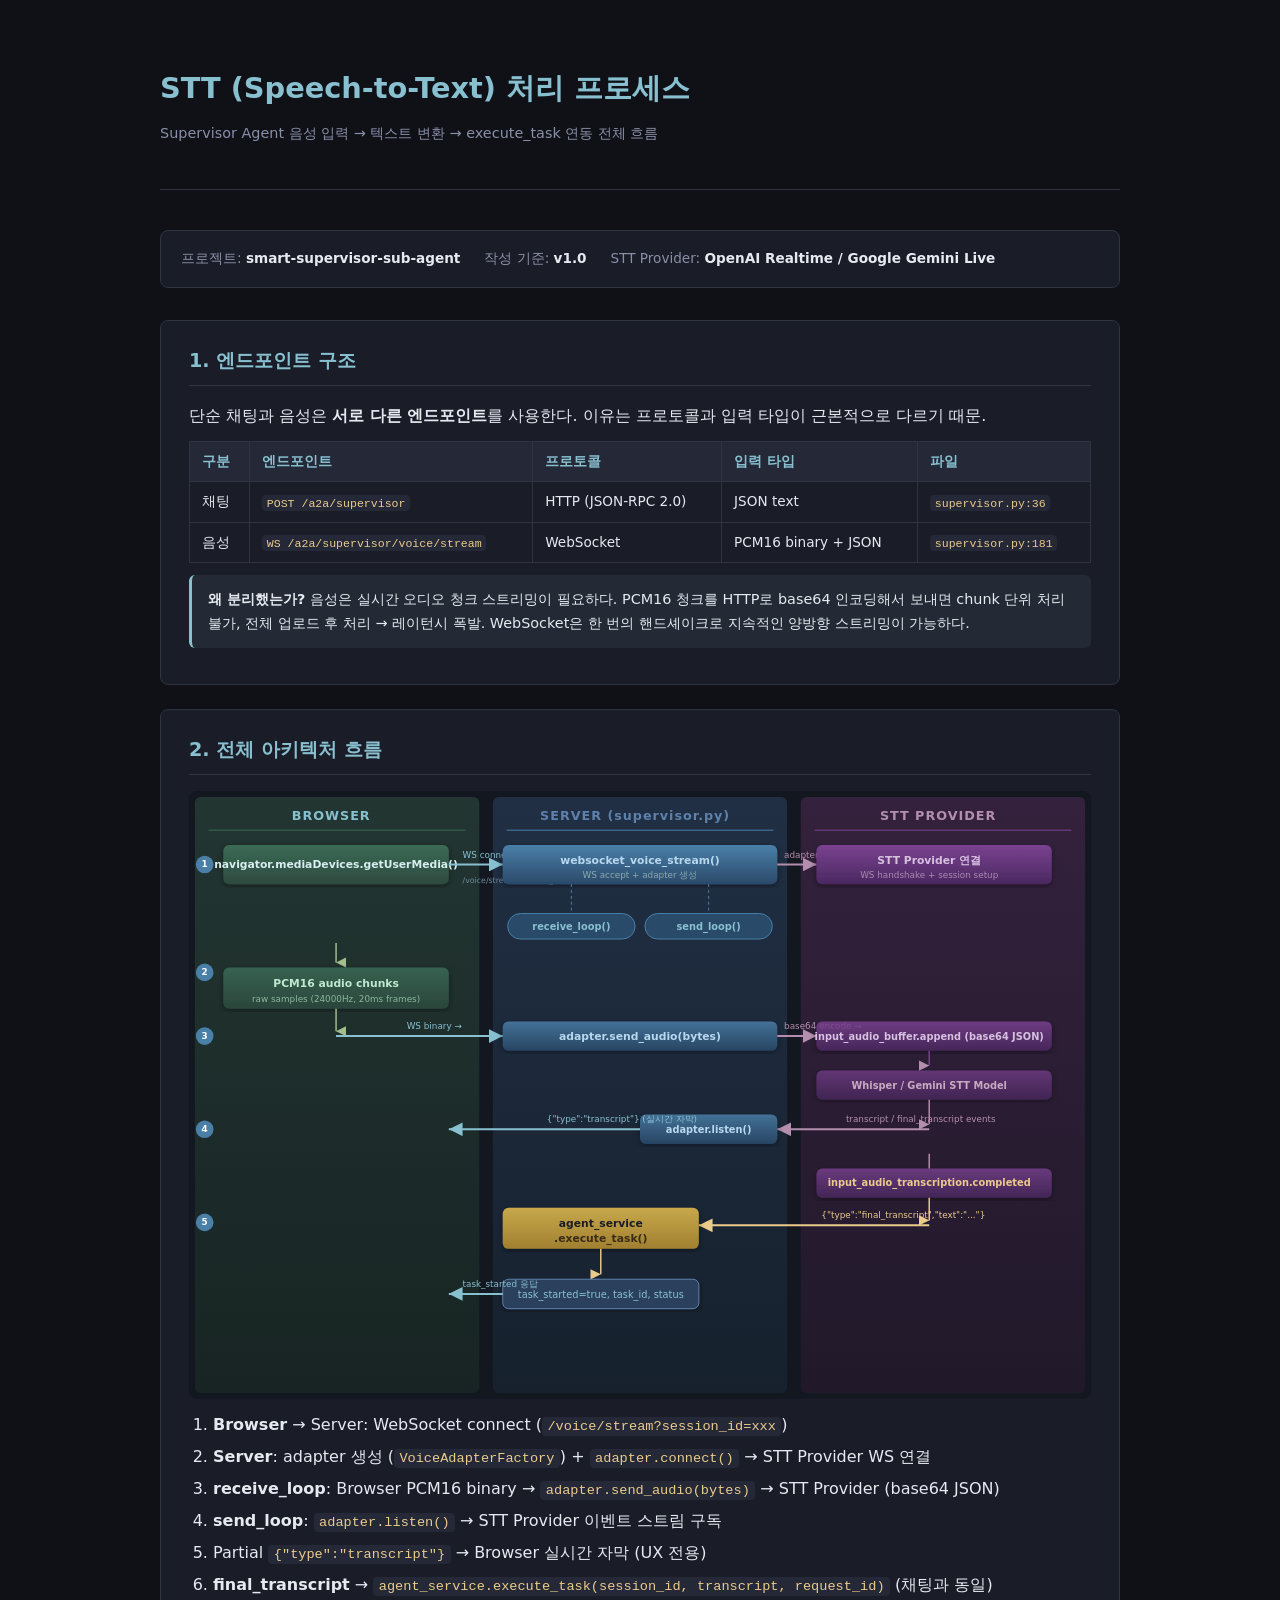
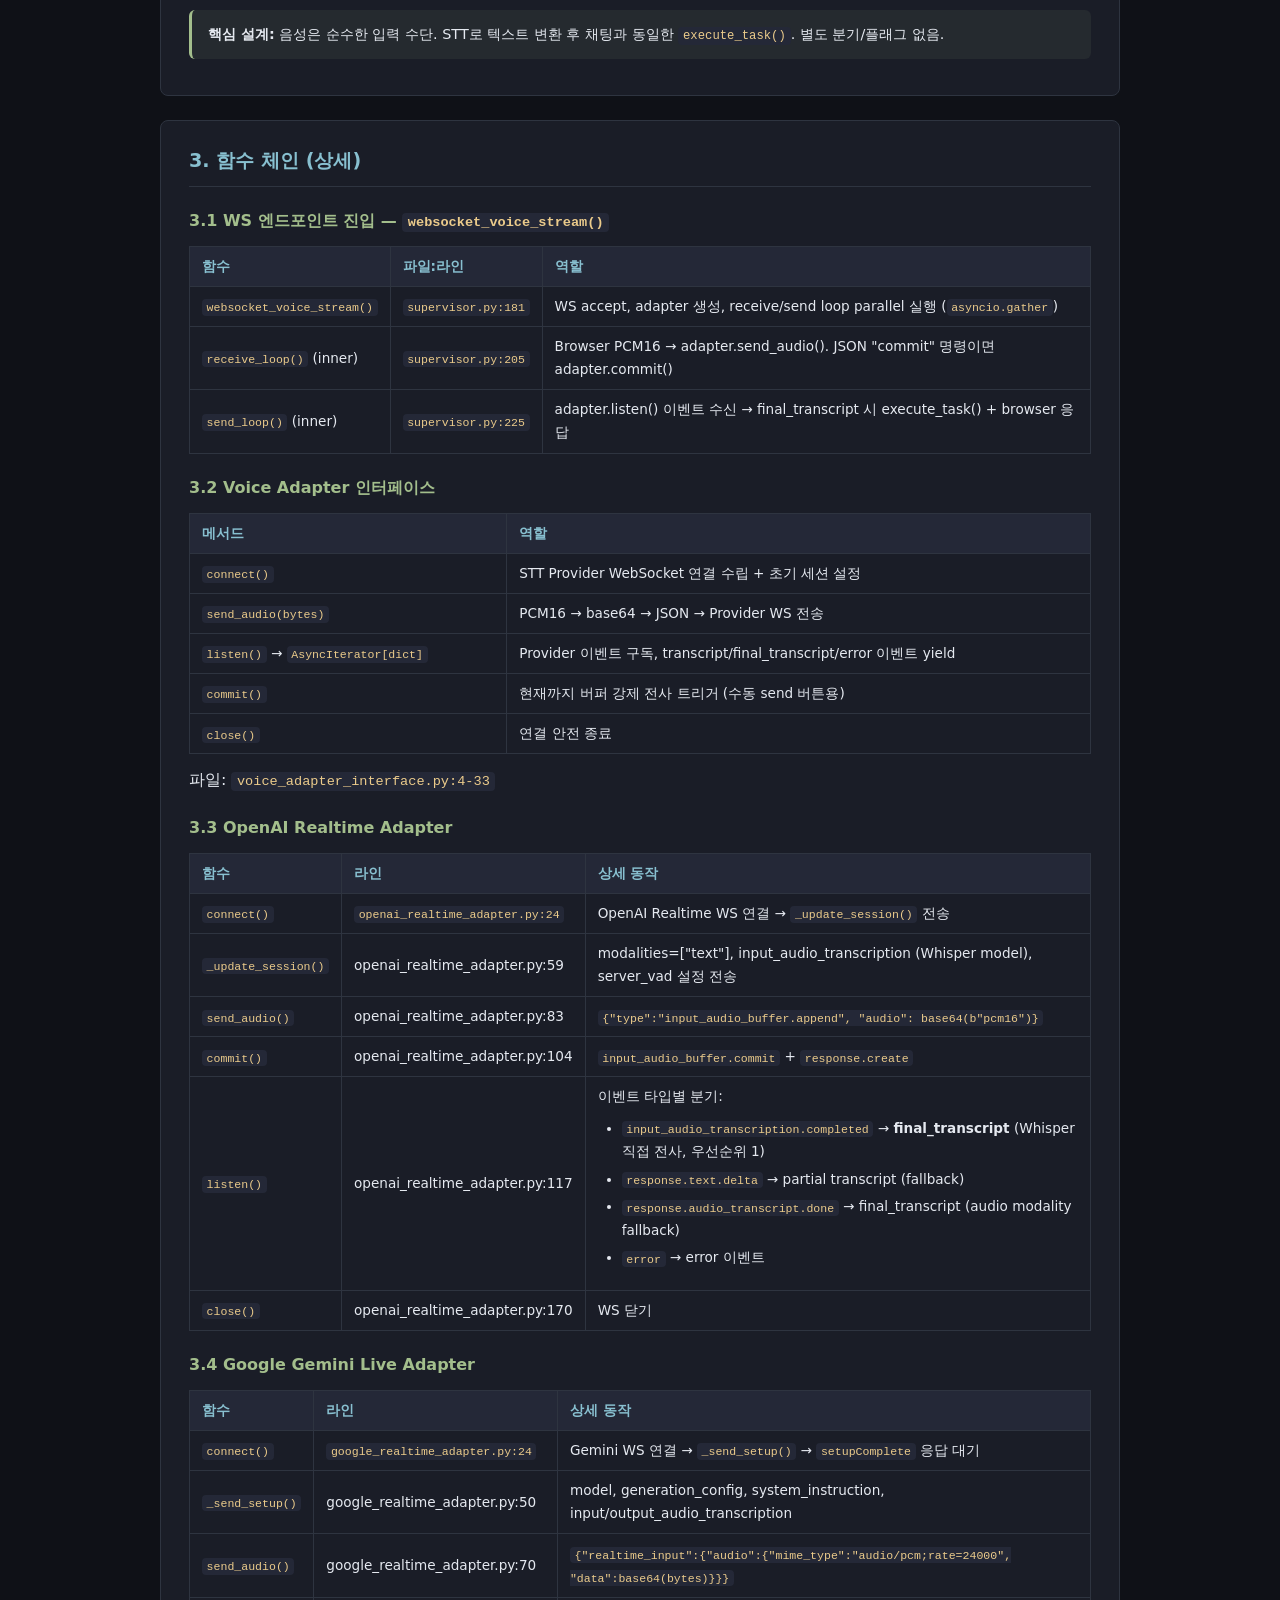
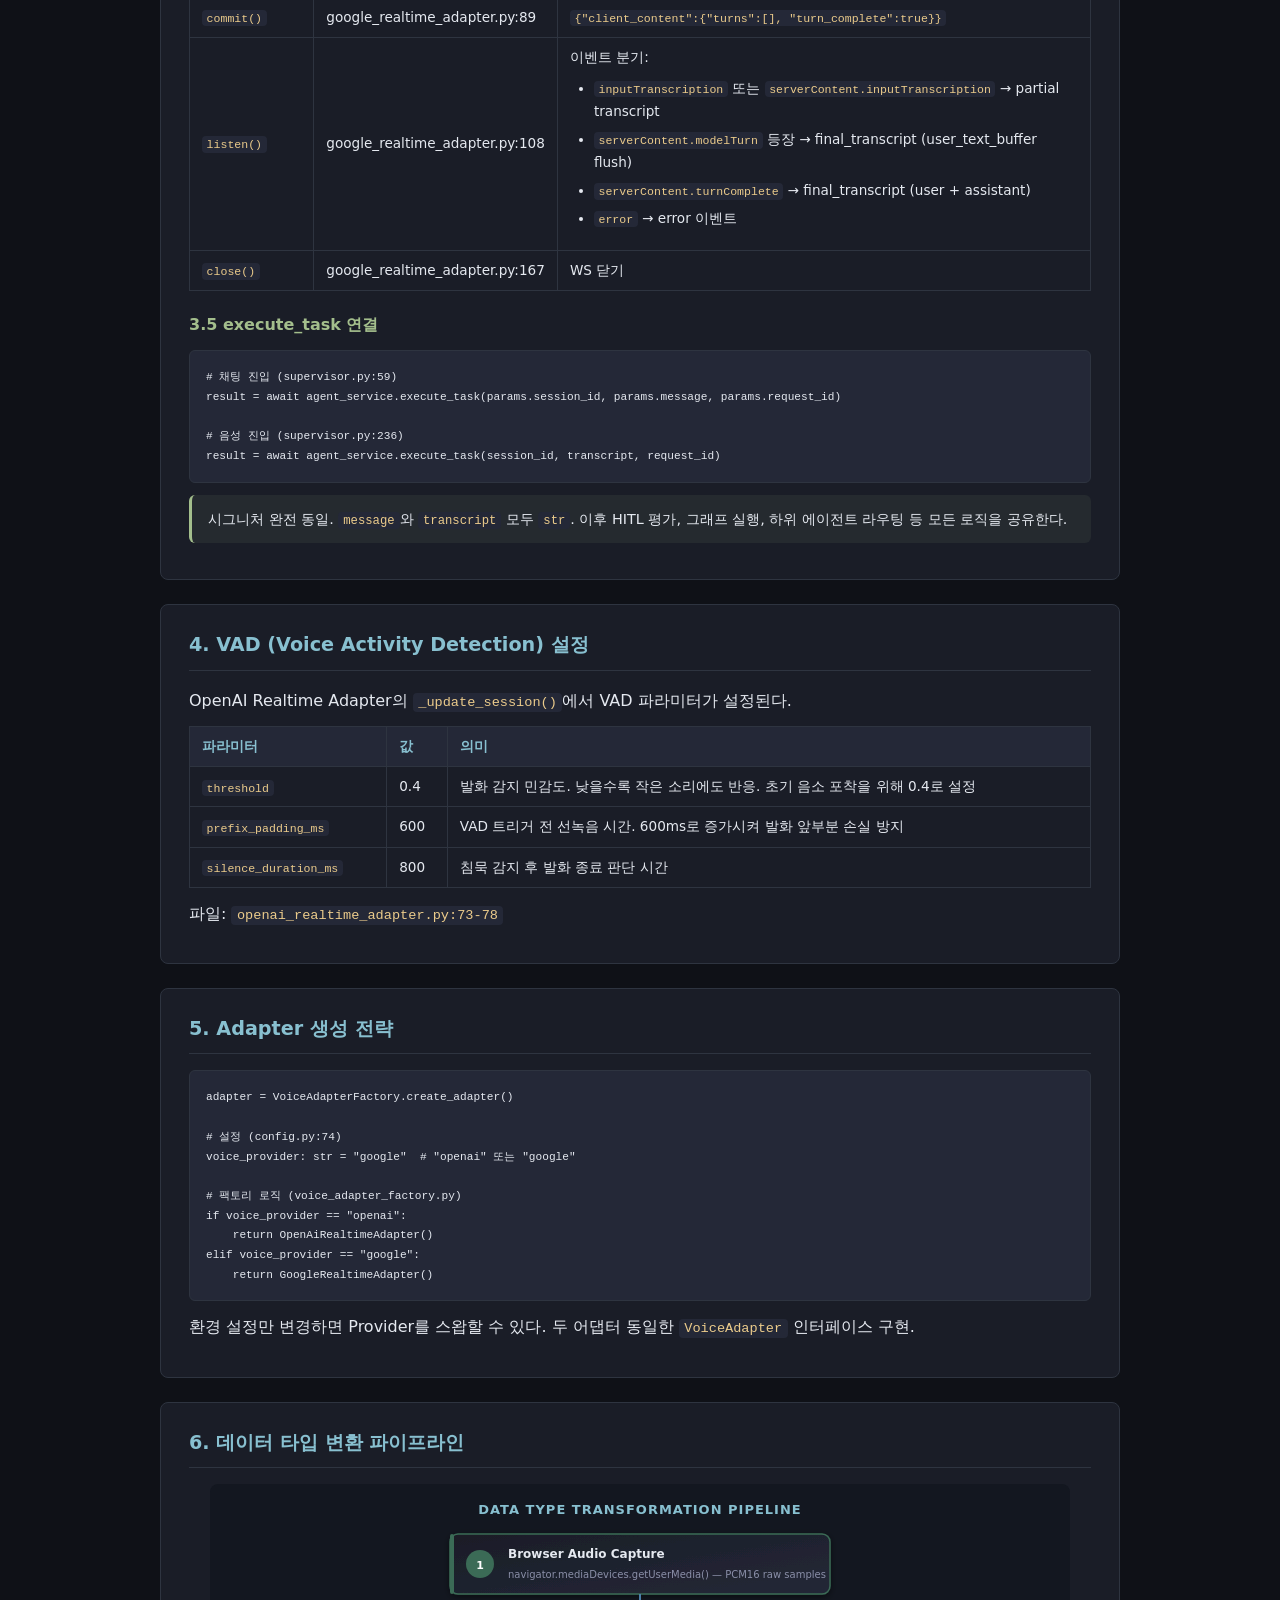
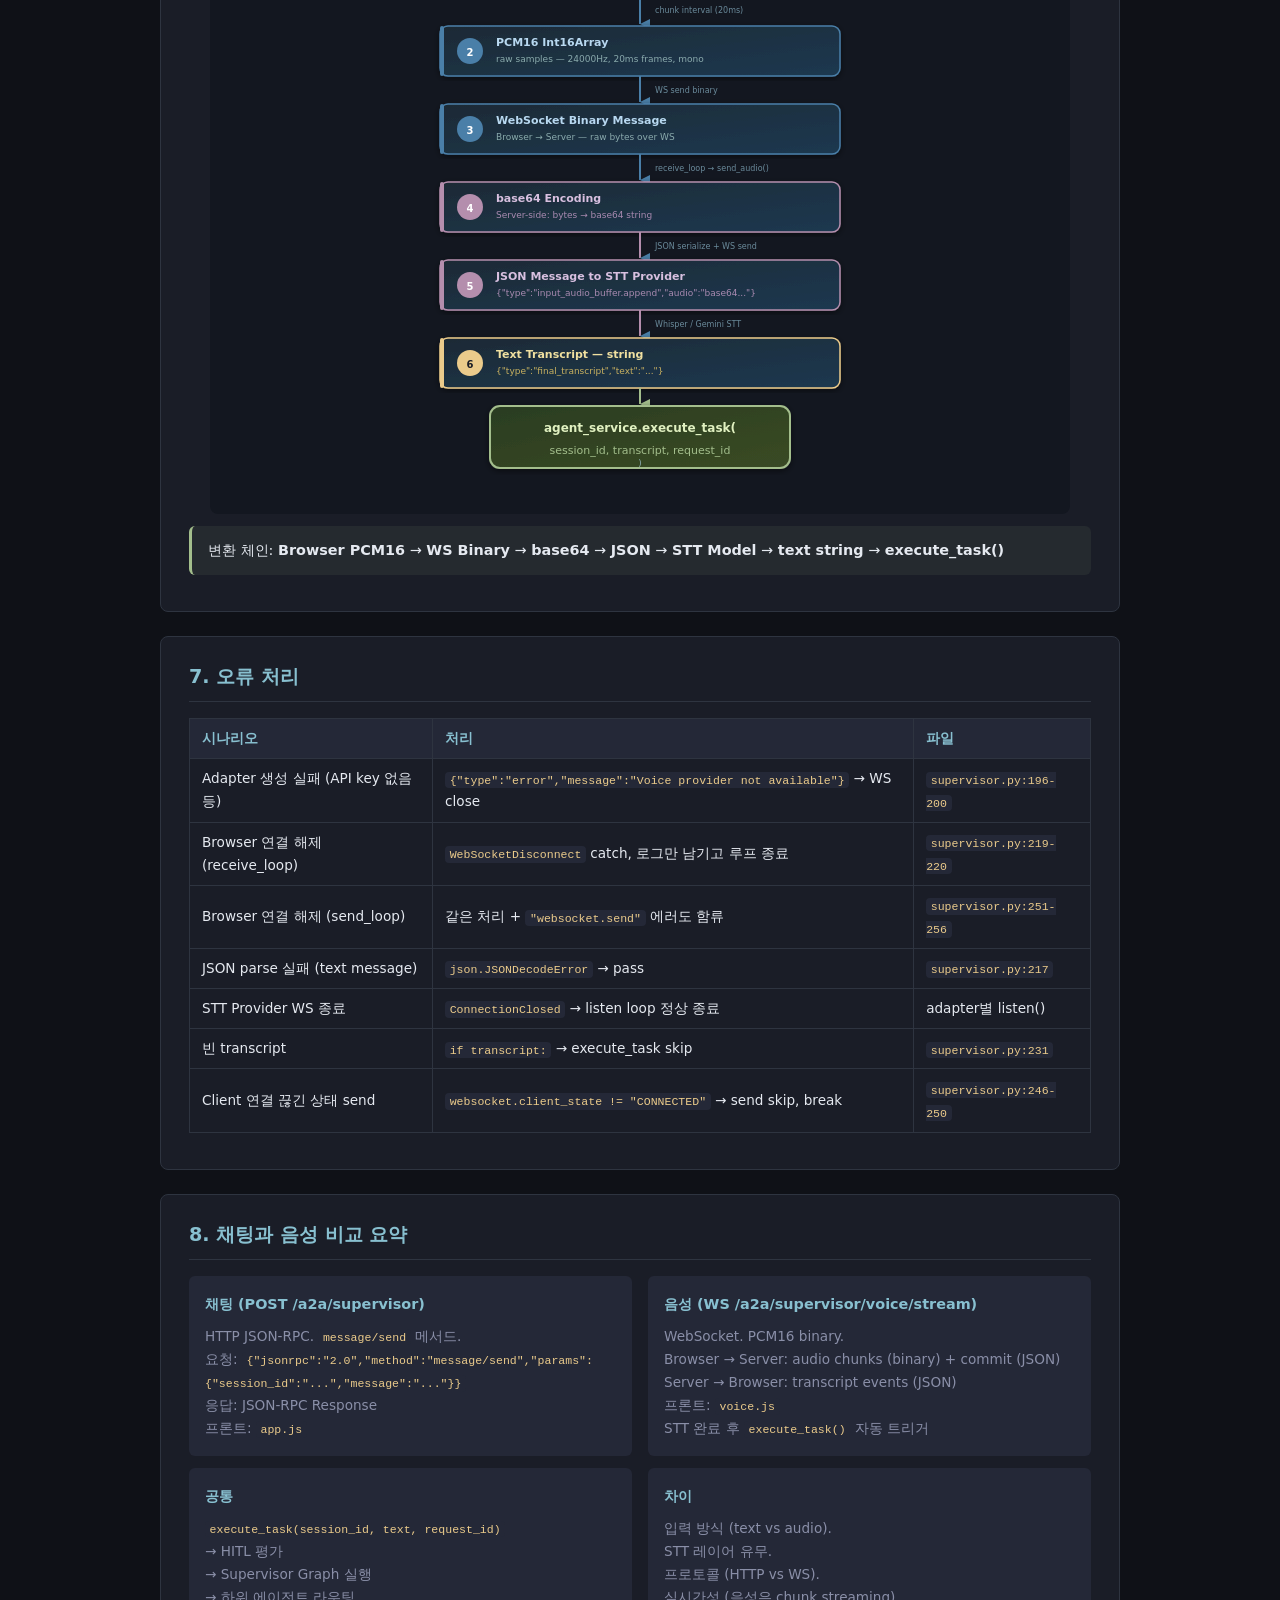
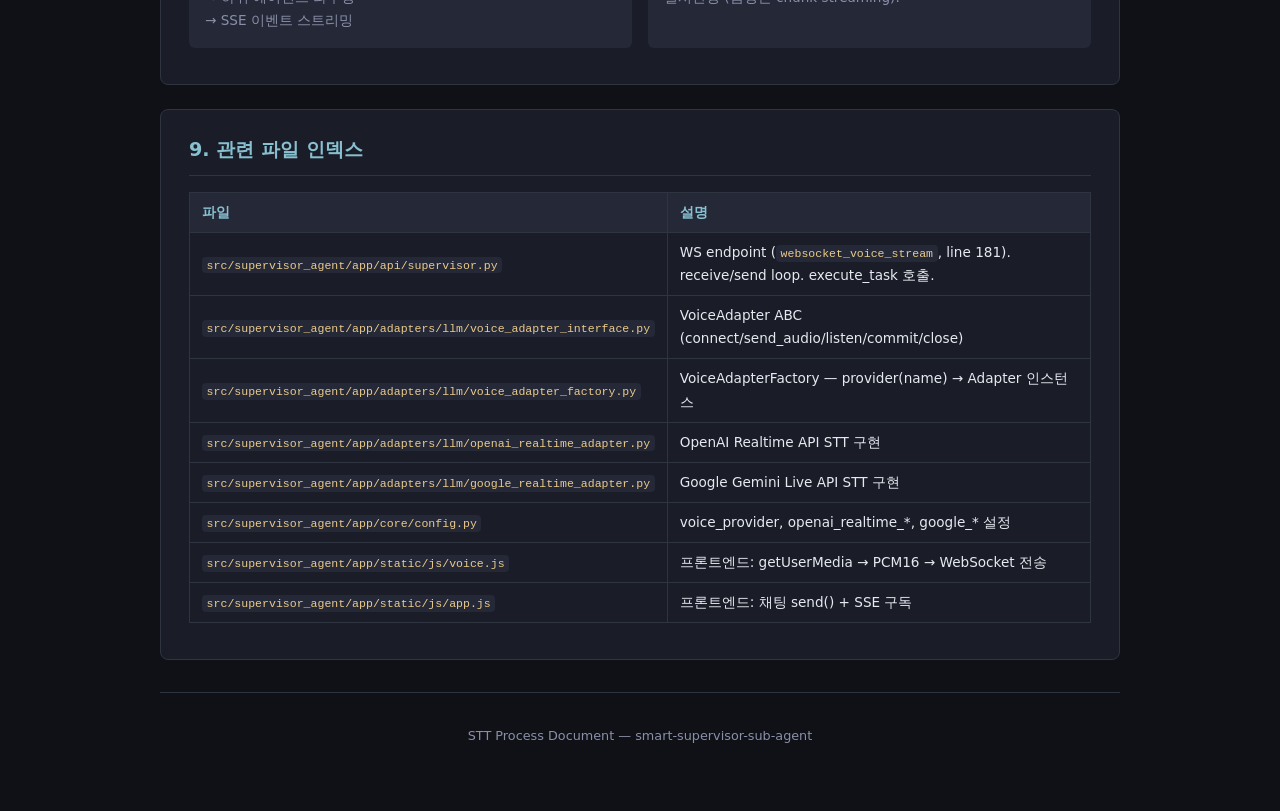
<file: stt_process.html>
<!DOCTYPE html>
<html lang="ko">
<head>
<meta charset="UTF-8">
<meta name="viewport" content="width=device-width, initial-scale=1.0">
<title>STT (Speech-to-Text) 처리 프로세스 문서</title>
<style>
  :root {
    --bg: #0f1117;
    --surface: #1a1d27;
    --surface2: #242837;
    --border: #2e3440;
    --text: #e5e9f0;
    --text-dim: #8a8fa8;
    --accent: #88c0d0;
    --accent2: #a3be8c;
    --accent3: #bf616a;
    --accent4: #ebcb8b;
  }
  * { margin: 0; padding: 0; box-sizing: border-box; }
  body {
    font-family: system-ui, -apple-system, 'Segoe UI', sans-serif;
    background: var(--bg);
    color: var(--text);
    line-height: 1.7;
    padding: 2rem;
  }
  .container { max-width: 960px; margin: 0 auto; }

  /* 헤더 */
  header {
    padding: 2rem 0;
    border-bottom: 1px solid var(--border);
    margin-bottom: 2.5rem;
  }
  header h1 {
    font-size: 1.8rem;
    font-weight: 700;
    color: var(--accent);
  }
  header p {
    color: var(--text-dim);
    margin-top: 0.5rem;
    font-size: 0.9rem;
  }

  /* 메타 정보 */
  .meta {
    display: flex;
    gap: 1.5rem;
    flex-wrap: wrap;
    padding: 1rem 1.25rem;
    background: var(--surface);
    border: 1px solid var(--border);
    border-radius: 8px;
    margin-bottom: 2rem;
    font-size: 0.85rem;
    color: var(--text-dim);
  }
  .meta span strong { color: var(--text); }

  /* 섹션 */
  section {
    background: var(--surface);
    border: 1px solid var(--border);
    border-radius: 8px;
    padding: 1.5rem 1.75rem;
    margin-bottom: 1.5rem;
  }
  section h2 {
    font-size: 1.2rem;
    font-weight: 600;
    color: var(--accent);
    margin-bottom: 1rem;
    padding-bottom: 0.5rem;
    border-bottom: 1px solid var(--border);
  }
  section h3 {
    font-size: 1rem;
    font-weight: 600;
    color: var(--accent2);
    margin-top: 1.25rem;
    margin-bottom: 0.5rem;
  }
  section h4 {
    font-size: 0.9rem;
    font-weight: 600;
    color: var(--accent4);
    margin-top: 1rem;
    margin-bottom: 0.25rem;
  }

  /* 텍스트 */
  p { margin-bottom: 0.75rem; }
  ul, ol { margin: 0.5rem 0 0.75rem 1.5rem; }
  li { margin-bottom: 0.3rem; }

  /* 코드 */
  code {
    font-family: 'JetBrains Mono', 'Fira Code', monospace;
    font-size: 0.85em;
    background: var(--surface2);
    padding: 0.15em 0.4em;
    border-radius: 4px;
    color: var(--accent4);
  }
  pre {
    background: var(--surface2);
    border: 1px solid var(--border);
    border-radius: 6px;
    padding: 1rem;
    overflow-x: auto;
    font-size: 0.82rem;
    line-height: 1.5;
    margin: 0.75rem 0;
  }
  pre code {
    background: none;
    padding: 0;
    color: var(--text);
  }

  /* 테이블 */
  table {
    width: 100%;
    border-collapse: collapse;
    margin: 0.75rem 0;
    font-size: 0.85rem;
  }
  th, td {
    border: 1px solid var(--border);
    padding: 0.5rem 0.75rem;
    text-align: left;
  }
  th {
    background: var(--surface2);
    font-weight: 600;
    color: var(--accent);
  }
  td { background: var(--surface); }

  /* 다이어그램 (텍스트) */
  .diagram {
    font-family: 'JetBrains Mono', monospace;
    font-size: 0.75rem;
    line-height: 1.4;
    padding: 1rem 0.5rem;
    white-space: pre;
    overflow-x: auto;
    margin: 0.75rem 0;
  }

  /* 컬러 박스 */
  .note {
    padding: 0.75rem 1rem;
    border-radius: 6px;
    border-left: 3px solid var(--accent);
    background: rgba(136, 192, 208, 0.08);
    margin: 0.75rem 0;
    font-size: 0.9rem;
  }
  .note.warn { border-left-color: var(--accent3); background: rgba(191, 97, 106, 0.08); }
  .note.ok { border-left-color: var(--accent2); background: rgba(163, 190, 140, 0.08); }

  /* 푸터 */
  footer {
    text-align: center;
    padding: 2rem 0;
    color: var(--text-dim);
    font-size: 0.8rem;
    border-top: 1px solid var(--border);
    margin-top: 2rem;
  }

  /* 요약 카드 */
  .summary-grid {
    display: grid;
    grid-template-columns: 1fr 1fr;
    gap: 1rem;
    margin: 0.75rem 0;
  }
  .summary-card {
    background: var(--surface2);
    border-radius: 6px;
    padding: 1rem;
  }
  .summary-card h4 { color: var(--accent); margin-top: 0; margin-bottom: 0.5rem; }
  .summary-card p { font-size: 0.85rem; color: var(--text-dim); margin: 0; }

  @media (max-width: 640px) {
    body { padding: 1rem; }
    .summary-grid { grid-template-columns: 1fr; }
  }
</style>
</head>
<body>
<div class="container">

<header>
  <h1>STT (Speech-to-Text) 처리 프로세스</h1>
  <p>Supervisor Agent 음성 입력 → 텍스트 변환 → execute_task 연동 전체 흐름</p>
</header>

<div class="meta">
  <span>프로젝트: <strong>smart-supervisor-sub-agent</strong></span>
  <span>작성 기준: <strong>v1.0</strong></span>
  <span>STT Provider: <strong>OpenAI Realtime / Google Gemini Live</strong></span>
</div>

<!-- ================================================================ -->
<section>
<h2>1. 엔드포인트 구조</h2>

<p>단순 채팅과 음성은 <strong>서로 다른 엔드포인트</strong>를 사용한다. 이유는 프로토콜과 입력 타입이 근본적으로 다르기 때문.</p>

<table>
  <thead>
    <tr>
      <th>구분</th>
      <th>엔드포인트</th>
      <th>프로토콜</th>
      <th>입력 타입</th>
      <th>파일</th>
    </tr>
  </thead>
  <tbody>
    <tr>
      <td>채팅</td>
      <td><code>POST /a2a/supervisor</code></td>
      <td>HTTP (JSON-RPC 2.0)</td>
      <td>JSON text</td>
      <td><code>supervisor.py:36</code></td>
    </tr>
    <tr>
      <td>음성</td>
      <td><code>WS /a2a/supervisor/voice/stream</code></td>
      <td>WebSocket</td>
      <td>PCM16 binary + JSON</td>
      <td><code>supervisor.py:181</code></td>
    </tr>
  </tbody>
</table>

<div class="note">
  <strong>왜 분리했는가?</strong> 음성은 실시간 오디오 청크 스트리밍이 필요하다. PCM16 청크를 HTTP로 base64 인코딩해서 보내면 chunk 단위 처리 불가, 전체 업로드 후 처리 → 레이턴시 폭발. WebSocket은 한 번의 핸드셰이크로 지속적인 양방향 스트리밍이 가능하다.
</div>
</section>

<!-- ================================================================ -->
<section>
<h2>2. 전체 아키텍처 흐름</h2>

<svg viewBox="0 0 920 620" style="width:100%;max-width:920px;display:block;margin:0.75rem auto;font-family:system-ui,-apple-system,sans-serif;">
  <defs>
    <linearGradient id="lane-browser" x1="0" y1="0" x2="0" y2="1"><stop offset="0%" stop-color="#2d4a3e"/><stop offset="100%" stop-color="#1a2d25"/></linearGradient>
    <linearGradient id="lane-server" x1="0" y1="0" x2="0" y2="1"><stop offset="0%" stop-color="#2a3f5c"/><stop offset="100%" stop-color="#192837"/></linearGradient>
    <linearGradient id="lane-stt" x1="0" y1="0" x2="0" y2="1"><stop offset="0%" stop-color="#4a2850"/><stop offset="100%" stop-color="#2a1a30"/></linearGradient>
    <linearGradient id="box-browser" x1="0" y1="0" x2="0" y2="1"><stop offset="0%" stop-color="#3b6b56"/><stop offset="100%" stop-color="#2d4a3e"/></linearGradient>
    <linearGradient id="box-server" x1="0" y1="0" x2="0" y2="1"><stop offset="0%" stop-color="#4a7fa8"/><stop offset="100%" stop-color="#2a4a6a"/></linearGradient>
    <linearGradient id="box-stt" x1="0" y1="0" x2="0" y2="1"><stop offset="0%" stop-color="#7a4290"/><stop offset="100%" stop-color="#4a2860"/></linearGradient>
    <linearGradient id="box-exec" x1="0" y1="0" x2="0" y2="1"><stop offset="0%" stop-color="#c8a84a"/><stop offset="100%" stop-color="#a08030"/></linearGradient>
    <marker id="arrow-b" viewBox="0 0 10 10" refX="10" refY="5" markerWidth="7" markerHeight="7" orient="auto"><path d="M0 0 L10 5 L0 10 Z" fill="#88c0d0"/></marker>
    <marker id="arrow-p" viewBox="0 0 10 10" refX="10" refY="5" markerWidth="7" markerHeight="7" orient="auto"><path d="M0 0 L10 5 L0 10 Z" fill="#b48ead"/></marker>
    <marker id="arrow-y" viewBox="0 0 10 10" refX="10" refY="5" markerWidth="7" markerHeight="7" orient="auto"><path d="M0 0 L10 5 L0 10 Z" fill="#ebcb8b"/></marker>
    <marker id="arrow-g-up" viewBox="0 0 10 10" refX="5" refY="10" markerWidth="7" markerHeight="7" orient="auto"><path d="M0 0 L5 10 L10 0 Z" fill="#a3be8c"/></marker>
    <marker id="arrow-p-down" viewBox="0 0 10 10" refX="5" refY="0" markerWidth="7" markerHeight="7" orient="auto"><path d="M0 10 L5 0 L10 10 Z" fill="#b48ead"/></marker>
    <marker id="arrow-y-down" viewBox="0 0 10 10" refX="5" refY="0" markerWidth="7" markerHeight="7" orient="auto"><path d="M0 10 L5 0 L10 10 Z" fill="#ebcb8b"/></marker>
    <filter id="shadow" x="-4%" y="-4%" width="108%" height="112%">
      <feDropShadow dx="0" dy="2" stdDeviation="3" flood-color="#000" flood-opacity="0.4"/>
    </filter>
  </defs>

  <!-- Background -->
  <rect x="0" y="0" width="920" height="620" rx="8" fill="#131720"/>

  <!-- Swimlane: Browser (left) -->
  <rect x="6" y="6" width="290" height="608" rx="6" fill="url(#lane-browser)" opacity="0.6"/>
  <text x="145" y="30" text-anchor="middle" fill="#88c0d0" font-size="13" font-weight="700" letter-spacing="1">BROWSER</text>
  <line x1="20" y1="40" x2="282" y2="40" stroke="#3b6b56" stroke-width="1"/>

  <!-- Swimlane: Server (center) -->
  <rect x="310" y="6" width="300" height="608" rx="6" fill="url(#lane-server)" opacity="0.6"/>
  <text x="455" y="30" text-anchor="middle" fill="#5e81ac" font-size="13" font-weight="700" letter-spacing="1">SERVER (supervisor.py)</text>
  <line x1="324" y1="40" x2="596" y2="40" stroke="#4a7fa8" stroke-width="1"/>

  <!-- Swimlane: STT Provider (right) -->
  <rect x="624" y="6" width="290" height="608" rx="6" fill="url(#lane-stt)" opacity="0.6"/>
  <text x="764" y="30" text-anchor="middle" fill="#b48ead" font-size="13" font-weight="700" letter-spacing="1">STT PROVIDER</text>
  <line x1="638" y1="40" x2="900" y2="40" stroke="#7a4290" stroke-width="1"/>

  <!-- ═══════════════════════════════════════════════ -->
  <!-- ROW 1: Setup (y=55..95)                       -->
  <!-- ═══════════════════════════════════════════════ -->

  <!-- Browser: getUserMedia -->
  <rect x="35" y="55" width="230" height="40" rx="6" fill="url(#box-browser)" filter="url(#shadow)"/>
  <text x="150" y="79" text-anchor="middle" fill="#d8eef0" font-size="11" font-weight="600">navigator.mediaDevices.getUserMedia()</text>

  <!-- Step 1 arrow: Browser → Server (touches both box edges exactly) -->
  <line x1="265" y1="75" x2="320" y2="75" stroke="#88c0d0" stroke-width="2" marker-end="url(#arrow-b)"/>
  <text x="279" y="68" fill="#88c0d0" font-size="9">WS connect</text>
  <text x="279" y="94" fill="#6a8a9a" font-size="8">/voice/stream?session_id</text>

  <!-- Server: websocket_voice_stream -->
  <rect x="320" y="55" width="280" height="40" rx="6" fill="url(#box-server)" filter="url(#shadow)"/>
  <text x="460" y="74" text-anchor="middle" fill="#b8d8f0" font-size="11" font-weight="600">websocket_voice_stream()</text>
  <text x="460" y="89" text-anchor="middle" fill="#8aaaac" font-size="9">WS accept + adapter 생성</text>

  <!-- Step 2 arrow: Server → STT (touches both box edges exactly) -->
  <line x1="600" y1="75" x2="640" y2="75" stroke="#b48ead" stroke-width="2" marker-end="url(#arrow-p)"/>
  <text x="607" y="68" fill="#b48ead" font-size="9">adapter.connect()</text>

  <!-- STT: connect -->
  <rect x="640" y="55" width="240" height="40" rx="6" fill="url(#box-stt)" filter="url(#shadow)"/>
  <text x="755" y="74" text-anchor="middle" fill="#d8c0e0" font-size="11" font-weight="600">STT Provider 연결</text>
  <text x="755" y="89" text-anchor="middle" fill="#a88ab0" font-size="9">WS handshake + session setup</text>

  <!-- ═══════════════════════════════════════════════ -->
  <!-- ROW 2: Loop labels (y=125)                    -->
  <!-- ═══════════════════════════════════════════════ -->

  <rect x="325" y="125" width="130" height="26" rx="13" fill="#2a4a6a" stroke="#4a7fa8" stroke-width="1"/>
  <text x="390" y="142" text-anchor="middle" fill="#88c0d0" font-size="10" font-weight="600">receive_loop()</text>

  <rect x="465" y="125" width="130" height="26" rx="13" fill="#2a4a6a" stroke="#4a7fa8" stroke-width="1"/>
  <text x="530" y="142" text-anchor="middle" fill="#88c0d0" font-size="10" font-weight="600">send_loop()</text>

  <!-- Vertical guide from websocket_voice_stream down to the two loops -->
  <line x1="390" y1="95" x2="390" y2="125" stroke="#4a7fa8" stroke-width="1" stroke-dasharray="3,3"/>
  <line x1="530" y1="95" x2="530" y2="125" stroke="#4a7fa8" stroke-width="1" stroke-dasharray="3,3"/>

  <!-- ═══════════════════════════════════════════════ -->
  <!-- ROW 3: Audio streaming (y=175..225)           -->
  <!-- ═══════════════════════════════════════════════ -->

  <!-- Step 3: PCM16 downward from getUserMedia -->
  <line x1="150" y1="155" x2="150" y2="175" stroke="#a3be8c" stroke-width="1.5" marker-end="url(#arrow-g-up)"/>

  <!-- Browser: PCM16 chunks -->
  <rect x="35" y="180" width="230" height="42" rx="6" fill="url(#box-browser)" filter="url(#shadow)" opacity="0.85"/>
  <text x="150" y="200" text-anchor="middle" fill="#c0e8d0" font-size="11" font-weight="600">PCM16 audio chunks</text>
  <text x="150" y="215" text-anchor="middle" fill="#88b8a0" font-size="9">raw samples (24000Hz, 20ms frames)</text>

  <!-- Arrow: PCM16 box → Server send_audio box (exact edge to edge) -->
  <line x1="150" y1="222" x2="150" y2="245" stroke="#a3be8c" stroke-width="1.5" marker-end="url(#arrow-g-up)"/>
  <line x1="150" y1="250" x2="320" y2="250" stroke="#88c0d0" stroke-width="2" marker-end="url(#arrow-b)"/>
  <text x="222" y="243" fill="#88c0d0" font-size="9">WS binary →</text>

  <!-- Server: adapter.send_audio() -->
  <rect x="320" y="235" width="280" height="30" rx="6" fill="url(#box-server)" filter="url(#shadow)" opacity="0.85"/>
  <text x="460" y="254" text-anchor="middle" fill="#b8d8f0" font-size="11" font-weight="600">adapter.send_audio(bytes)</text>

  <!-- Arrow: Server → STT (exact edge to edge) -->
  <line x1="600" y1="250" x2="640" y2="250" stroke="#b48ead" stroke-width="2" marker-end="url(#arrow-p)"/>
  <text x="607" y="243" fill="#b48ead" font-size="9">base64 encode →</text>

  <!-- STT: buffer -->
  <rect x="640" y="235" width="240" height="30" rx="6" fill="url(#box-stt)" filter="url(#shadow)" opacity="0.85"/>
  <text x="755" y="254" text-anchor="middle" fill="#d8c0e0" font-size="10" font-weight="600">input_audio_buffer.append (base64 JSON)</text>

  <!-- Vertical: buffer → STT model -->
  <line x1="755" y1="265" x2="755" y2="280" stroke="#7a4290" stroke-width="1.5" marker-end="url(#arrow-p-down)"/>

  <!-- STT: Whisper model -->
  <rect x="640" y="285" width="240" height="30" rx="6" fill="url(#box-stt)" filter="url(#shadow)" opacity="0.7"/>
  <text x="755" y="304" text-anchor="middle" fill="#c8aac0" font-size="10" font-weight="600">Whisper / Gemini STT Model</text>

  <!-- ═══════════════════════════════════════════════ -->
  <!-- ROW 4: STT results back to Server (y=330..370) -->
  <!-- ═══════════════════════════════════════════════ -->

  <!-- Step 4: STT → Server: transcript events -->
  <line x1="755" y1="315" x2="755" y2="340" stroke="#b48ead" stroke-width="1.5" marker-end="url(#arrow-p-down)"/>
  <line x1="755" y1="345" x2="600" y2="345" stroke="#b48ead" stroke-width="2" marker-end="url(#arrow-p)"/>
  <text x="670" y="338" fill="#b48ead" font-size="9">transcript / final_transcript events</text>

  <!-- Server: adapter.listen() -->
  <rect x="460" y="330" width="140" height="30" rx="6" fill="url(#box-server)" filter="url(#shadow)" opacity="0.85"/>
  <text x="530" y="349" text-anchor="middle" fill="#b8d8f0" font-size="10" font-weight="600">adapter.listen()</text>

  <!-- Step 5: partial transcript → Browser -->
  <line x1="460" y1="345" x2="265" y2="345" stroke="#88c0d0" stroke-width="2" marker-end="url(#arrow-b)"/>
  <text x="365" y="338" fill="#88c0d0" font-size="9">{"type":"transcript"} (실시간 자막)</text>

  <!-- ═══════════════════════════════════════════════ -->
  <!-- ROW 5: final_transcript → execute_task (y=385..440) -->
  <!-- ═══════════════════════════════════════════════ -->

  <!-- Step 6a: final_transcript from STT -->
  <rect x="640" y="385" width="240" height="30" rx="6" fill="url(#box-stt)" filter="url(#shadow)" opacity="0.8"/>
  <text x="755" y="403" text-anchor="middle" fill="#ebcb8b" font-size="10" font-weight="600">input_audio_transcription.completed</text>

  <!-- Vertical from STT model to final_transcript box -->
  <line x1="755" y1="370" x2="755" y2="385" stroke="#b48ead" stroke-width="1.5"/>

  <!-- Arrow: final_transcript → Server execute_task (touching exact edges) -->
  <line x1="755" y1="415" x2="755" y2="438" stroke="#ebcb8b" stroke-width="1.5" marker-end="url(#arrow-y-down)"/>
  <line x1="755" y1="443" x2="520" y2="443" stroke="#ebcb8b" stroke-width="2" marker-end="url(#arrow-y)"/>
  <text x="645" y="436" fill="#ebcb8b" font-size="9">{"type":"final_transcript","text":"..."}</text>

  <!-- Server: execute_task box -->
  <rect x="320" y="425" width="200" height="42" rx="6" fill="url(#box-exec)" filter="url(#shadow)"/>
  <text x="420" y="445" text-anchor="middle" fill="#1a1d27" font-size="11" font-weight="700">agent_service</text>
  <text x="420" y="460" text-anchor="middle" fill="#3a2d17" font-size="11" font-weight="700">.execute_task()</text>

  <!-- ═══════════════════════════════════════════════ -->
  <!-- ROW 6: Result → Browser (y=480..530)          -->
  <!-- ═══════════════════════════════════════════════ -->

  <!-- Vertical: execute_task → task_result -->
  <line x1="420" y1="467" x2="420" y2="493" stroke="#ebcb8b" stroke-width="1.5" marker-end="url(#arrow-y-down)"/>

  <!-- Server: task result -->
  <rect x="320" y="498" width="200" height="30" rx="6" fill="#2a3f5c" stroke="#5e81ac" stroke-width="1" filter="url(#shadow)"/>
  <text x="420" y="517" text-anchor="middle" fill="#88c0d0" font-size="10">task_started=true, task_id, status</text>

  <!-- Step 7: task result → Browser -->
  <line x1="320" y1="513" x2="265" y2="513" stroke="#88c0d0" stroke-width="2" marker-end="url(#arrow-b)"/>
  <text x="279" y="506" fill="#88c0d0" font-size="9">task_started 응답</text>

  <!-- ═══════════════════════════════════════════════ -->
  <!-- Step number badges                             -->
  <!-- ═══════════════════════════════════════════════ -->

  <circle cx="16" cy="75" r="9" fill="#4a7fa8"/><text x="16" y="78" text-anchor="middle" fill="#fff" font-size="9" font-weight="700">1</text>
  <circle cx="16" cy="185" r="9" fill="#4a7fa8"/><text x="16" y="188" text-anchor="middle" fill="#fff" font-size="9" font-weight="700">2</text>
  <circle cx="16" cy="250" r="9" fill="#4a7fa8"/><text x="16" y="253" text-anchor="middle" fill="#fff" font-size="9" font-weight="700">3</text>
  <circle cx="16" cy="345" r="9" fill="#4a7fa8"/><text x="16" y="348" text-anchor="middle" fill="#fff" font-size="9" font-weight="700">4</text>
  <circle cx="16" cy="440" r="9" fill="#4a7fa8"/><text x="16" y="443" text-anchor="middle" fill="#fff" font-size="9" font-weight="700">5</text>
</svg>

<ol style="margin-top:0.5rem">
  <li><strong>Browser</strong> → Server: WebSocket connect (<code>/voice/stream?session_id=xxx</code>)</li>
  <li><strong>Server</strong>: adapter 생성 (<code>VoiceAdapterFactory</code>) + <code>adapter.connect()</code> → STT Provider WS 연결</li>
  <li><strong>receive_loop</strong>: Browser PCM16 binary → <code>adapter.send_audio(bytes)</code> → STT Provider (base64 JSON)</li>
  <li><strong>send_loop</strong>: <code>adapter.listen()</code> → STT Provider 이벤트 스트림 구독</li>
  <li>Partial <code>{"type":"transcript"}</code> → Browser 실시간 자막 (UX 전용)</li>
  <li><strong>final_transcript</strong> → <code>agent_service.execute_task(session_id, transcript, request_id)</code> (채팅과 동일)</li>
</ol>

<div class="note ok">
  <strong>핵심 설계:</strong> 음성은 순수한 입력 수단. STT로 텍스트 변환 후 채팅과 동일한 <code>execute_task()</code>. 별도 분기/플래그 없음.
</div>
</section>

<!-- ================================================================ -->
<section>
<h2>3. 함수 체인 (상세)</h2>

<h3>3.1 WS 엔드포인트 진입 — <code>websocket_voice_stream()</code></h3>

<table>
  <thead>
    <tr><th>함수</th><th>파일:라인</th><th>역할</th></tr>
  </thead>
  <tbody>
    <tr><td><code>websocket_voice_stream()</code></td><td><code>supervisor.py:181</code></td><td>WS accept, adapter 생성, receive/send loop parallel 실행 (<code>asyncio.gather</code>)</td></tr>
    <tr><td><code>receive_loop()</code> (inner)</td><td><code>supervisor.py:205</code></td><td>Browser PCM16 → adapter.send_audio(). JSON "commit" 명령이면 adapter.commit()</td></tr>
    <tr><td><code>send_loop()</code> (inner)</td><td><code>supervisor.py:225</code></td><td>adapter.listen() 이벤트 수신 → final_transcript 시 execute_task() + browser 응답</td></tr>
  </tbody>
</table>

<h3>3.2 Voice Adapter 인터페이스</h3>

<table>
  <thead>
    <tr><th>메서드</th><th>역할</th></tr>
  </thead>
  <tbody>
    <tr><td><code>connect()</code></td><td>STT Provider WebSocket 연결 수립 + 초기 세션 설정</td></tr>
    <tr><td><code>send_audio(bytes)</code></td><td>PCM16 → base64 → JSON → Provider WS 전송</td></tr>
    <tr><td><code>listen()</code> → <code>AsyncIterator[dict]</code></td><td>Provider 이벤트 구독, transcript/final_transcript/error 이벤트 yield</td></tr>
    <tr><td><code>commit()</code></td><td>현재까지 버퍼 강제 전사 트리거 (수동 send 버튼용)</td></tr>
    <tr><td><code>close()</code></td><td>연결 안전 종료</td></tr>
  </tbody>
</table>

<p>파일: <code>voice_adapter_interface.py:4-33</code></p>

<h3>3.3 OpenAI Realtime Adapter</h3>

<table>
  <thead>
    <tr><th>함수</th><th>라인</th><th>상세 동작</th></tr>
  </thead>
  <tbody>
    <tr><td><code>connect()</code></td><td><code>openai_realtime_adapter.py:24</code></td><td>OpenAI Realtime WS 연결 → <code>_update_session()</code> 전송</td></tr>
    <tr><td><code>_update_session()</code></td><td>openai_realtime_adapter.py:59</td><td>modalities=["text"], input_audio_transcription (Whisper model), server_vad 설정 전송</td></tr>
    <tr><td><code>send_audio()</code></td><td>openai_realtime_adapter.py:83</td><td><code>{"type":"input_audio_buffer.append", "audio": base64(b"pcm16")}</code></td></tr>
    <tr><td><code>commit()</code></td><td>openai_realtime_adapter.py:104</td><td><code>input_audio_buffer.commit</code> + <code>response.create</code></td></tr>
    <tr><td><code>listen()</code></td><td>openai_realtime_adapter.py:117</td><td>이벤트 타입별 분기:
      <ul>
        <li><code>input_audio_transcription.completed</code> → <strong>final_transcript</strong> (Whisper 직접 전사, 우선순위 1)</li>
        <li><code>response.text.delta</code> → partial transcript (fallback)</li>
        <li><code>response.audio_transcript.done</code> → final_transcript (audio modality fallback)</li>
        <li><code>error</code> → error 이벤트</li>
      </ul>
    </td></tr>
    <tr><td><code>close()</code></td><td>openai_realtime_adapter.py:170</td><td>WS 닫기</td></tr>
  </tbody>
</table>

<h3>3.4 Google Gemini Live Adapter</h3>

<table>
  <thead>
    <tr><th>함수</th><th>라인</th><th>상세 동작</th></tr>
  </thead>
  <tbody>
    <tr><td><code>connect()</code></td><td><code>google_realtime_adapter.py:24</code></td><td>Gemini WS 연결 → <code>_send_setup()</code> → <code>setupComplete</code> 응답 대기</td></tr>
    <tr><td><code>_send_setup()</code></td><td>google_realtime_adapter.py:50</td><td>model, generation_config, system_instruction, input/output_audio_transcription</td></tr>
    <tr><td><code>send_audio()</code></td><td>google_realtime_adapter.py:70</td><td><code>{"realtime_input":{"audio":{"mime_type":"audio/pcm;rate=24000", "data":base64(bytes)}}}</code></td></tr>
    <tr><td><code>commit()</code></td><td>google_realtime_adapter.py:89</td><td><code>{"client_content":{"turns":[], "turn_complete":true}}</code></td></tr>
    <tr><td><code>listen()</code></td><td>google_realtime_adapter.py:108</td><td>이벤트 분기:
      <ul>
        <li><code>inputTranscription</code> 또는 <code>serverContent.inputTranscription</code> → partial transcript</li>
        <li><code>serverContent.modelTurn</code> 등장 → final_transcript (user_text_buffer flush)</li>
        <li><code>serverContent.turnComplete</code> → final_transcript (user + assistant)</li>
        <li><code>error</code> → error 이벤트</li>
      </ul>
    </td></tr>
    <tr><td><code>close()</code></td><td>google_realtime_adapter.py:167</td><td>WS 닫기</td></tr>
  </tbody>
</table>

<h3>3.5 execute_task 연결</h3>

<pre><code># 채팅 진입 (supervisor.py:59)
result = await agent_service.execute_task(params.session_id, params.message, params.request_id)

# 음성 진입 (supervisor.py:236)
result = await agent_service.execute_task(session_id, transcript, request_id)</code></pre>

<div class="note ok">
  시그니처 완전 동일. <code>message</code>와 <code>transcript</code> 모두 <code>str</code>. 이후 HITL 평가, 그래프 실행, 하위 에이전트 라우팅 등 모든 로직을 공유한다.
</div>
</section>

<!-- ================================================================ -->
<section>
<h2>4. VAD (Voice Activity Detection) 설정</h2>

<p>OpenAI Realtime Adapter의 <code>_update_session()</code>에서 VAD 파라미터가 설정된다.</p>

<table>
  <thead>
    <tr><th>파라미터</th><th>값</th><th>의미</th></tr>
  </thead>
  <tbody>
    <tr><td><code>threshold</code></td><td>0.4</td><td>발화 감지 민감도. 낮을수록 작은 소리에도 반응. 초기 음소 포착을 위해 0.4로 설정</td></tr>
    <tr><td><code>prefix_padding_ms</code></td><td>600</td><td>VAD 트리거 전 선녹음 시간. 600ms로 증가시켜 발화 앞부분 손실 방지</td></tr>
    <tr><td><code>silence_duration_ms</code></td><td>800</td><td>침묵 감지 후 발화 종료 판단 시간</td></tr>
  </tbody>
</table>

<p>파일: <code>openai_realtime_adapter.py:73-78</code></p>
</section>

<!-- ================================================================ -->
<section>
<h2>5. Adapter 생성 전략</h2>

<pre><code>adapter = VoiceAdapterFactory.create_adapter()

# 설정 (config.py:74)
voice_provider: str = "google"  # "openai" 또는 "google"

# 팩토리 로직 (voice_adapter_factory.py)
if voice_provider == "openai":
    return OpenAiRealtimeAdapter()
elif voice_provider == "google":
    return GoogleRealtimeAdapter()
</code></pre>

<p>환경 설정만 변경하면 Provider를 스왑할 수 있다. 두 어댑터 동일한 <code>VoiceAdapter</code> 인터페이스 구현.</p>
</section>

<!-- ================================================================ -->
<section>
<h2>6. 데이터 타입 변환 파이프라인</h2>

<svg viewBox="0 0 860 630" style="width:100%;max-width:860px;display:block;margin:0.75rem auto;font-family:system-ui,-apple-system,sans-serif;">
  <defs>
    <linearGradient id="pipe-box" x1="0" y1="0" x2="1" y2="1"><stop offset="0%" stop-color="#1a1d27"/><stop offset="100%" stop-color="#242837"/></linearGradient>
    <linearGradient id="pipe-box-accent" x1="0" y1="0" x2="1" y2="1">
      <stop offset="0%" stop-color="#1f2a35"/><stop offset="100%" stop-color="#1c3850"/>
    </linearGradient>
    <linearGradient id="pipe-final" x1="0" y1="0" x2="1" y2="1">
      <stop offset="0%" stop-color="#2a3d20"/><stop offset="100%" stop-color="#3a4a25"/>
    </linearGradient>
    <marker id="pipe-arrow" viewBox="0 0 10 10" refX="5" refY="10" markerWidth="5" markerHeight="7" orient="auto"><path d="M0 0 L5 10 L10 0 Z" fill="#4a7fa8"/></marker>
    <marker id="pipe-arrow-green" viewBox="0 0 10 10" refX="5" refY="10" markerWidth="5" markerHeight="7" orient="auto"><path d="M0 0 L5 10 L10 0 Z" fill="#a3be8c"/></marker>
    <filter id="pipe-shadow"><feDropShadow dx="0" dy="2" stdDeviation="3" flood-color="#000" flood-opacity="0.5"/></filter>
  </defs>

  <rect x="0" y="0" width="860" height="630" rx="8" fill="#131720"/>

  <!-- Header -->
  <text x="430" y="30" text-anchor="middle" fill="#88c0d0" font-size="13" font-weight="700" letter-spacing="1">DATA TYPE TRANSFORMATION PIPELINE</text>

  <!-- ====== Stage 1: Browser ====== -->
  <rect x="240" y="50" width="380" height="60" rx="8" fill="url(#pipe-box)" stroke="#3b6b56" stroke-width="1.5" filter="url(#pipe-shadow)"/>
  <rect x="240" y="50" width="4" height="60" rx="2" fill="#3b6b56"/>
  <circle cx="270" cy="80" r="14" fill="#3b6b56"/>
  <text x="270" y="85" text-anchor="middle" fill="#fff" font-size="11" font-weight="700">1</text>
  <text x="298" y="74" fill="#e5e9f0" font-size="12" font-weight="600">Browser Audio Capture</text>
  <text x="298" y="94" fill="#8a8fa8" font-size="10">navigator.mediaDevices.getUserMedia() — PCM16 raw samples</text>

  <!-- arrow 1→2 -->
  <line x1="430" y1="110" x2="430" y2="140" stroke="#4a7fa8" stroke-width="2" marker-end="url(#pipe-arrow)"/>
  <text x="445" y="129" fill="#6a8a9a" font-size="8">chunk interval (20ms)</text>

  <!-- ====== Stage 2: PCM16 ====== -->
  <rect x="230" y="142" width="400" height="50" rx="8" fill="url(#pipe-box-accent)" stroke="#4a7fa8" stroke-width="1.5" filter="url(#pipe-shadow)"/>
  <rect x="230" y="142" width="4" height="50" rx="2" fill="#4a7fa8"/>
  <circle cx="260" cy="167" r="13" fill="#4a7fa8"/>
  <text x="260" y="172" text-anchor="middle" fill="#fff" font-size="10" font-weight="700">2</text>
  <text x="286" y="162" fill="#b8d8f0" font-size="11" font-weight="600">PCM16 Int16Array</text>
  <text x="286" y="178" fill="#8aaaac" font-size="9">raw samples — 24000Hz, 20ms frames, mono</text>

  <!-- arrow 2→3 -->
  <line x1="430" y1="192" x2="430" y2="218" stroke="#4a7fa8" stroke-width="2" marker-end="url(#pipe-arrow)"/>
  <text x="445" y="209" fill="#6a8a9a" font-size="8">WS send binary</text>

  <!-- ====== Stage 3: WS binary ====== -->
  <rect x="230" y="220" width="400" height="50" rx="8" fill="url(#pipe-box-accent)" stroke="#4a7fa8" stroke-width="1.5" filter="url(#pipe-shadow)"/>
  <rect x="230" y="220" width="4" height="50" rx="2" fill="#4a7fa8"/>
  <circle cx="260" cy="245" r="13" fill="#4a7fa8"/>
  <text x="260" y="250" text-anchor="middle" fill="#fff" font-size="10" font-weight="700">3</text>
  <text x="286" y="240" fill="#b8d8f0" font-size="11" font-weight="600">WebSocket Binary Message</text>
  <text x="286" y="256" fill="#8aaaac" font-size="9">Browser → Server — raw bytes over WS</text>

  <!-- arrow 3→4 -->
  <line x1="430" y1="270" x2="430" y2="296" stroke="#4a7fa8" stroke-width="2" marker-end="url(#pipe-arrow)"/>
  <text x="445" y="287" fill="#6a8a9a" font-size="8">receive_loop → send_audio()</text>

  <!-- ====== Stage 4: base64 ====== -->
  <rect x="230" y="298" width="400" height="50" rx="8" fill="url(#pipe-box-accent)" stroke="#b48ead" stroke-width="1.5" filter="url(#pipe-shadow)"/>
  <rect x="230" y="298" width="4" height="50" rx="2" fill="#b48ead"/>
  <circle cx="260" cy="323" r="13" fill="#b48ead"/>
  <text x="260" y="328" text-anchor="middle" fill="#fff" font-size="10" font-weight="700">4</text>
  <text x="286" y="318" fill="#d8c0e0" font-size="11" font-weight="600">base64 Encoding</text>
  <text x="286" y="334" fill="#a88ab0" font-size="9">Server-side: bytes → base64 string</text>

  <!-- arrow 4→5 -->
  <line x1="430" y1="348" x2="430" y2="374" stroke="#b48ead" stroke-width="2" marker-end="url(#pipe-arrow)"/>
  <text x="445" y="365" fill="#6a8a9a" font-size="8">JSON serialize + WS send</text>

  <!-- ====== Stage 5: JSON ====== -->
  <rect x="230" y="376" width="400" height="50" rx="8" fill="url(#pipe-box-accent)" stroke="#b48ead" stroke-width="1.5" filter="url(#pipe-shadow)"/>
  <rect x="230" y="376" width="4" height="50" rx="2" fill="#b48ead"/>
  <circle cx="260" cy="401" r="13" fill="#b48ead"/>
  <text x="260" y="406" text-anchor="middle" fill="#fff" font-size="10" font-weight="700">5</text>
  <text x="286" y="396" fill="#d8c0e0" font-size="11" font-weight="600">JSON Message to STT Provider</text>
  <text x="286" y="412" fill="#a88ab0" font-size="9">{"type":"input_audio_buffer.append","audio":"base64..."}</text>

  <!-- arrow 5→6 -->
  <line x1="430" y1="426" x2="430" y2="452" stroke="#b48ead" stroke-width="2" marker-end="url(#pipe-arrow)"/>
  <text x="445" y="443" fill="#6a8a9a" font-size="8">Whisper / Gemini STT</text>

  <!-- ====== Stage 6: transcript ====== -->
  <rect x="230" y="454" width="400" height="50" rx="8" fill="url(#pipe-box-accent)" stroke="#ebcb8b" stroke-width="1.5" filter="url(#pipe-shadow)"/>
  <rect x="230" y="454" width="4" height="50" rx="2" fill="#ebcb8b"/>
  <circle cx="260" cy="479" r="13" fill="#ebcb8b"/>
  <text x="260" y="484" text-anchor="middle" fill="#1a1d27" font-size="10" font-weight="700">6</text>
  <text x="286" y="474" fill="#f0e0a0" font-size="11" font-weight="600">Text Transcript — string</text>
  <text x="286" y="490" fill="#c8b060" font-size="9">{"type":"final_transcript","text":"..."}</text>

  <!-- ====== Final: execute_task ====== -->
  <line x1="430" y1="504" x2="430" y2="520" stroke="#a3be8c" stroke-width="2" marker-end="url(#pipe-arrow-green)"/>

  <rect x="280" y="522" width="300" height="62" rx="10" fill="url(#pipe-final)" stroke="#a3be8c" stroke-width="2" filter="url(#pipe-shadow)"/>
  <text x="430" y="548" text-anchor="middle" fill="#e0f0c0" font-size="12" font-weight="700">agent_service.execute_task(</text>
  <text x="430" y="570" text-anchor="middle" fill="#a3be8c" font-size="11">session_id, transcript, request_id</text>
  <text x="430" y="582" text-anchor="middle" fill="#8aaaac" font-size="9">)</text>
</svg>

<div class="note ok">
  변환 체인: <strong>Browser PCM16</strong> → <strong>WS Binary</strong> → <strong>base64</strong> → <strong>JSON</strong> → <strong>STT Model</strong> → <strong>text string</strong> → <strong>execute_task()</strong>
</div>
</section>

<!-- ================================================================ -->
<section>
<h2>7. 오류 처리</h2>

<table>
  <thead>
    <tr><th>시나리오</th><th>처리</th><th>파일</th></tr>
  </thead>
  <tbody>
    <tr><td>Adapter 생성 실패 (API key 없음 등)</td><td><code>{"type":"error","message":"Voice provider not available"}</code> → WS close</td><td><code>supervisor.py:196-200</code></td></tr>
    <tr><td>Browser 연결 해제 (receive_loop)</td><td><code>WebSocketDisconnect</code> catch, 로그만 남기고 루프 종료</td><td><code>supervisor.py:219-220</code></td></tr>
    <tr><td>Browser 연결 해제 (send_loop)</td><td>같은 처리 + <code>"websocket.send"</code> 에러도 함류</td><td><code>supervisor.py:251-256</code></td></tr>
    <tr><td>JSON parse 실패 (text message)</td><td><code>json.JSONDecodeError</code> → pass</td><td><code>supervisor.py:217</code></td></tr>
    <tr><td>STT Provider WS 종료</td><td><code>ConnectionClosed</code> → listen loop 정상 종료</td><td>adapter별 listen()</td></tr>
    <tr><td>빈 transcript</td><td><code>if transcript:</code> → execute_task skip</td><td><code>supervisor.py:231</code></td></tr>
    <tr><td>Client 연결 끊긴 상태 send</td><td><code>websocket.client_state != "CONNECTED"</code> → send skip, break</td><td><code>supervisor.py:246-250</code></td></tr>
  </tbody>
</table>
</section>

<!-- ================================================================ -->
<section>
<h2>8. 채팅과 음성 비교 요약</h2>

<div class="summary-grid">
  <div class="summary-card">
    <h4>채팅 (POST /a2a/supervisor)</h4>
    <p>HTTP JSON-RPC. <code>message/send</code> 메서드.<br>요청: <code>{"jsonrpc":"2.0","method":"message/send","params":{"session_id":"...","message":"..."}}</code><br>응답: JSON-RPC Response<br>프론트: <code>app.js</code></p>
  </div>
  <div class="summary-card">
    <h4>음성 (WS /a2a/supervisor/voice/stream)</h4>
    <p>WebSocket. PCM16 binary.<br>Browser → Server: audio chunks (binary) + commit (JSON)<br>Server → Browser: transcript events (JSON)<br>프론트: <code>voice.js</code><br>STT 완료 후 <code>execute_task()</code> 자동 트리거</p>
  </div>
</div>

<div class="summary-grid">
  <div class="summary-card">
    <h4>공통</h4>
    <p><code>execute_task(session_id, text, request_id)</code><br>→ HITL 평가<br>→ Supervisor Graph 실행<br>→ 하위 에이전트 라우팅<br>→ SSE 이벤트 스트리밍</p>
  </div>
  <div class="summary-card">
    <h4>차이</h4>
    <p>입력 방식 (text vs audio).<br>STT 레이어 유무.<br>프로토콜 (HTTP vs WS).<br>실시간성 (음성은 chunk streaming).</p>
  </div>
</div>
</section>

<!-- ================================================================ -->
<section>
<h2>9. 관련 파일 인덱스</h2>

<table>
  <thead>
    <tr><th>파일</th><th>설명</th></tr>
  </thead>
  <tbody>
    <tr><td><code>src/supervisor_agent/app/api/supervisor.py</code></td><td>WS endpoint (<code>websocket_voice_stream</code>, line 181). receive/send loop. execute_task 호출.</td></tr>
    <tr><td><code>src/supervisor_agent/app/adapters/llm/voice_adapter_interface.py</code></td><td>VoiceAdapter ABC (connect/send_audio/listen/commit/close)</td></tr>
    <tr><td><code>src/supervisor_agent/app/adapters/llm/voice_adapter_factory.py</code></td><td>VoiceAdapterFactory — provider(name) → Adapter 인스턴스</td></tr>
    <tr><td><code>src/supervisor_agent/app/adapters/llm/openai_realtime_adapter.py</code></td><td>OpenAI Realtime API STT 구현</td></tr>
    <tr><td><code>src/supervisor_agent/app/adapters/llm/google_realtime_adapter.py</code></td><td>Google Gemini Live API STT 구현</td></tr>
    <tr><td><code>src/supervisor_agent/app/core/config.py</code></td><td>voice_provider, openai_realtime_*, google_* 설정</td></tr>
    <tr><td><code>src/supervisor_agent/app/static/js/voice.js</code></td><td>프론트엔드: getUserMedia → PCM16 → WebSocket 전송</td></tr>
    <tr><td><code>src/supervisor_agent/app/static/js/app.js</code></td><td>프론트엔드: 채팅 send() + SSE 구독</td></tr>
  </tbody>
</table>
</section>

<footer>
  STT Process Document — smart-supervisor-sub-agent
</footer>

</div>
</body>
</html>
</file>
